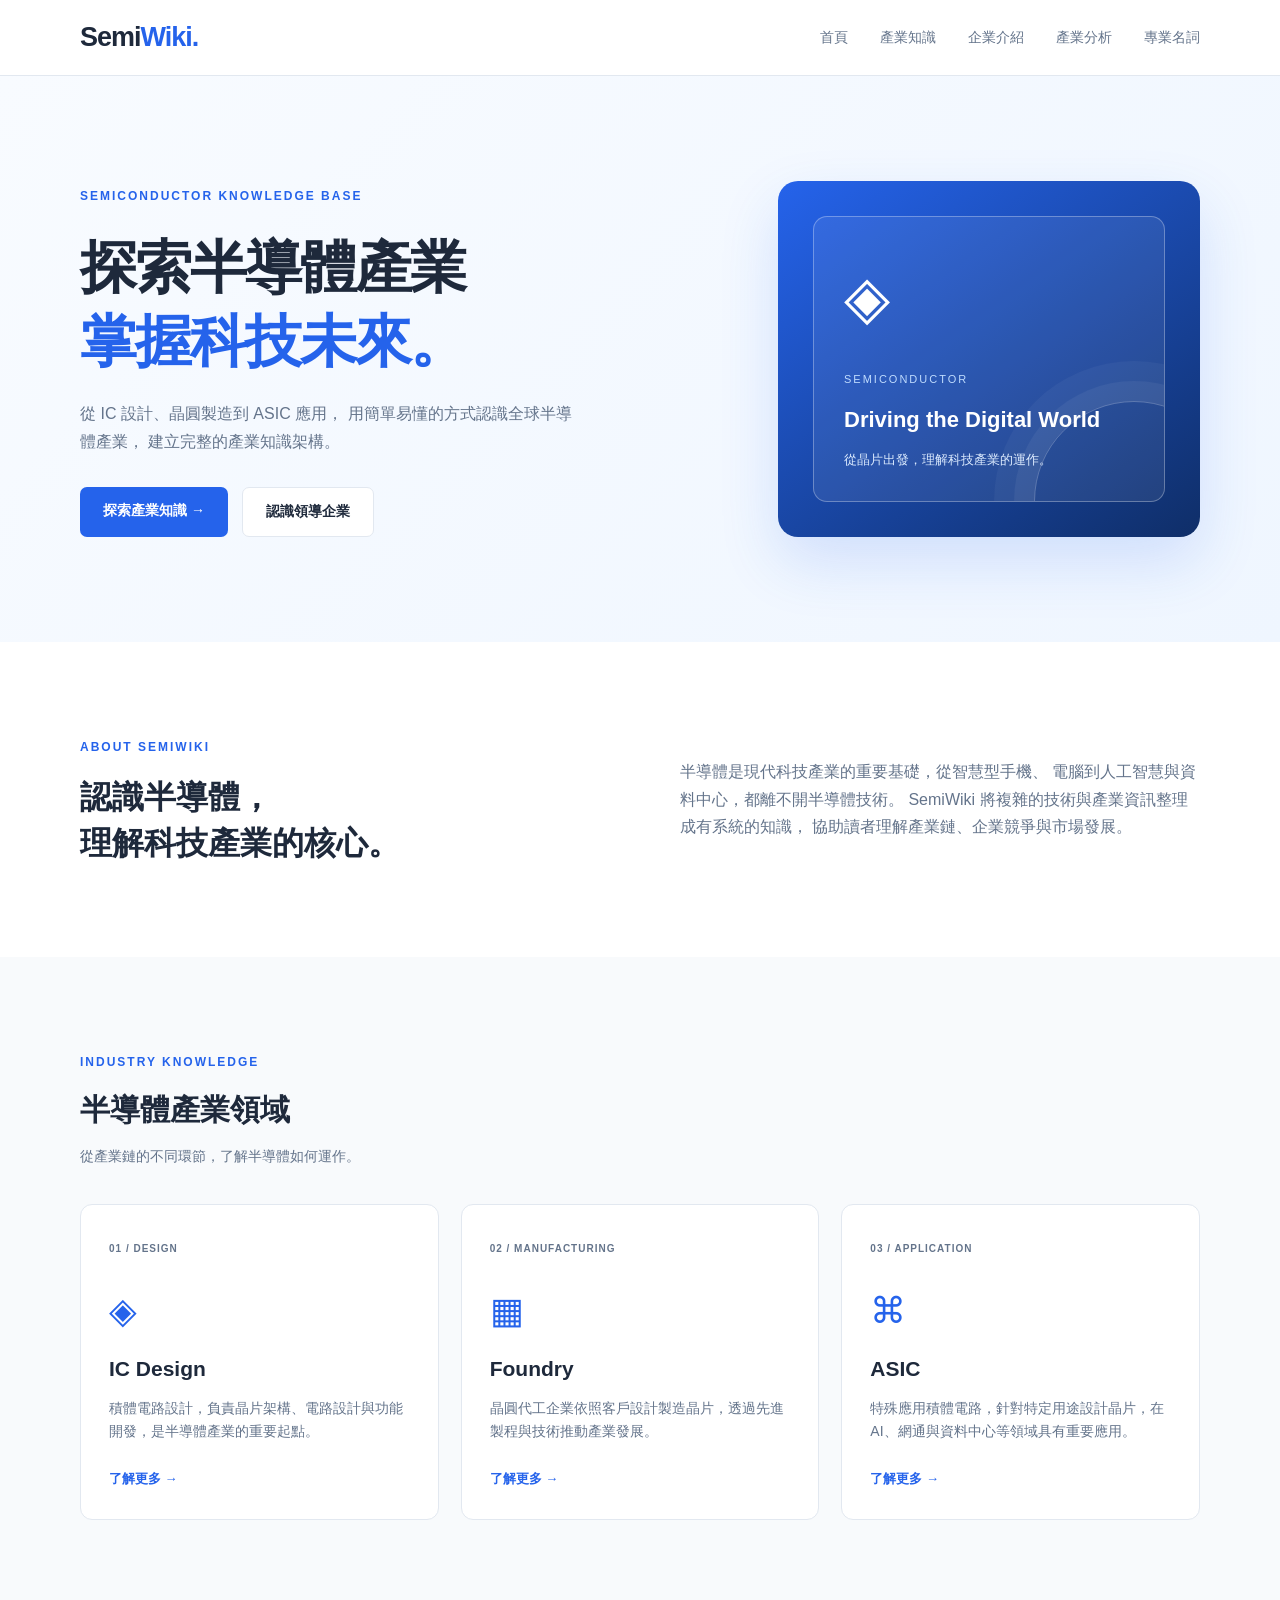
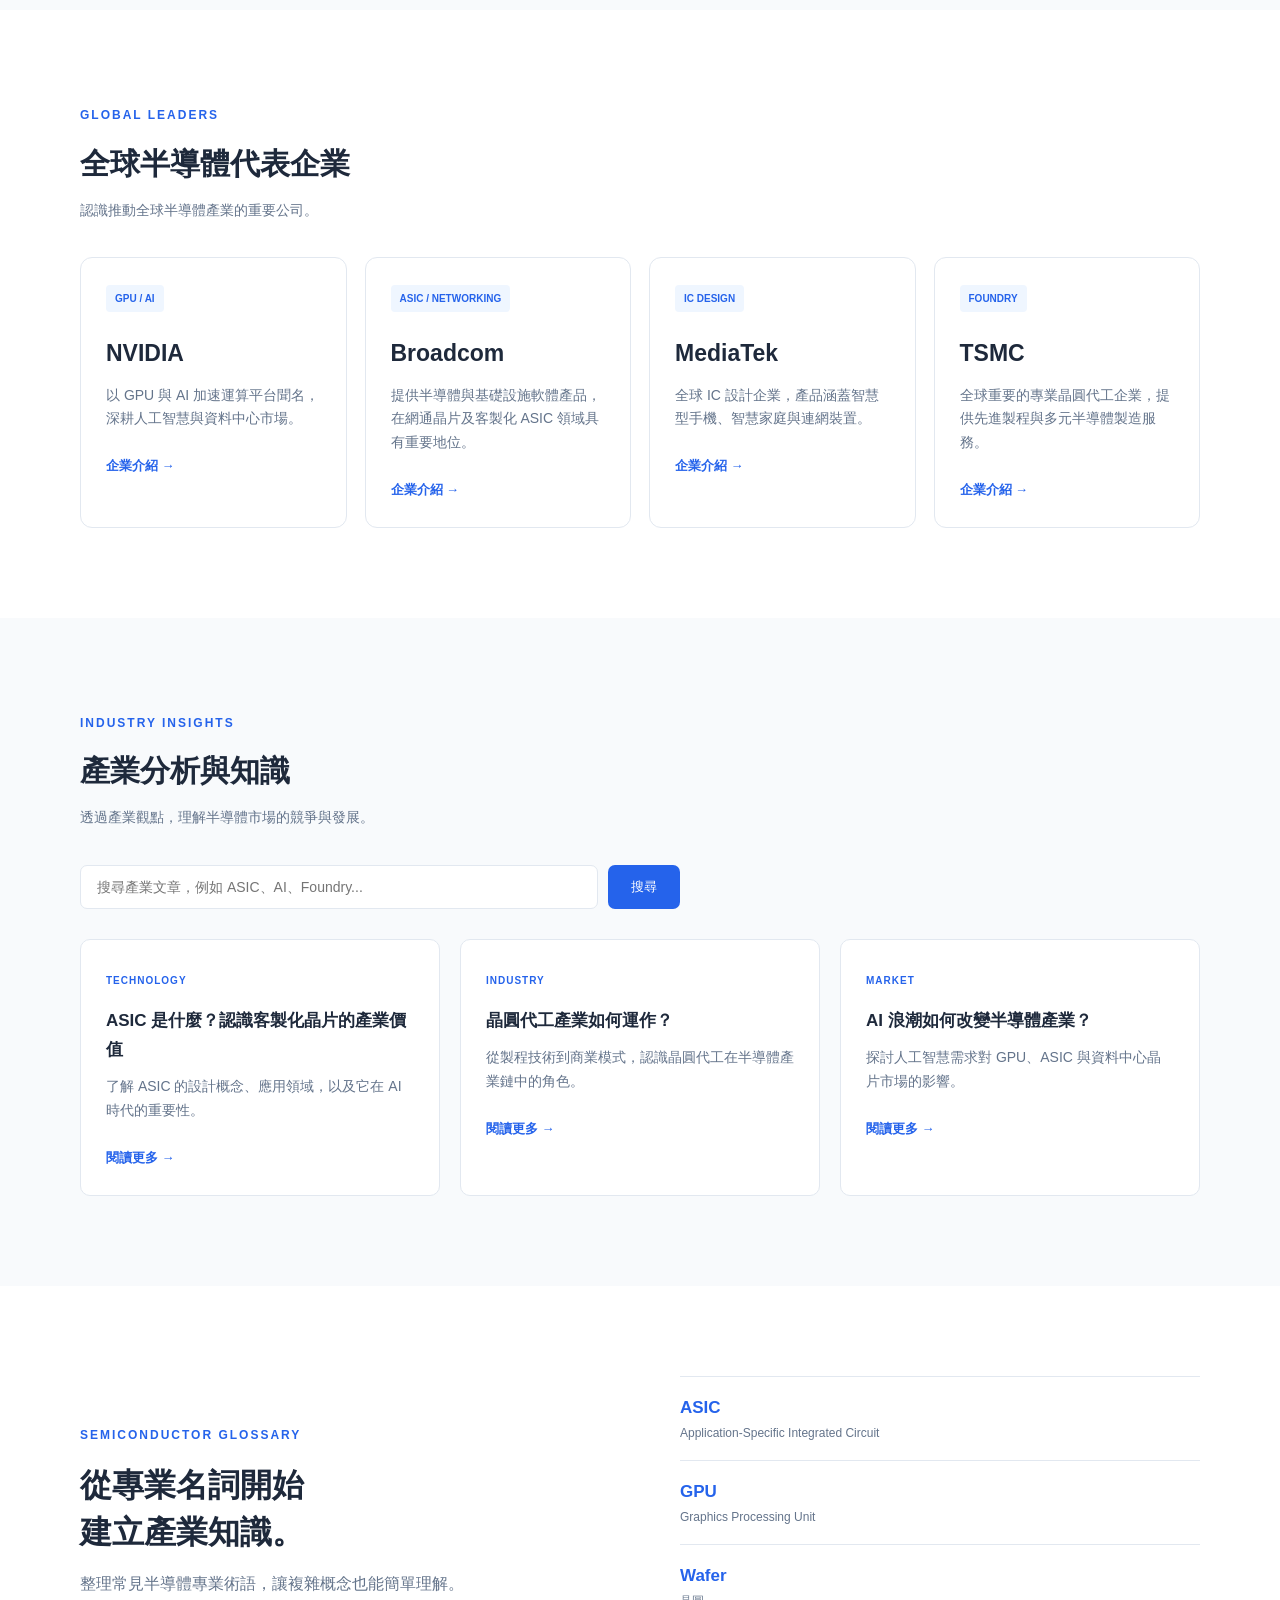
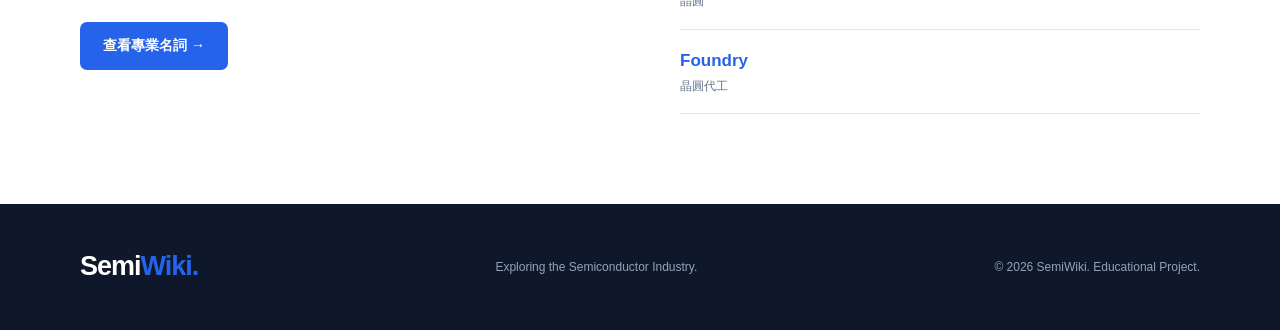
<file: index.html>
<!DOCTYPE html>
<html lang="zh-Hant">
<head>
    <meta charset="UTF-8">
    <meta name="viewport" content="width=device-width, initial-scale=1.0">
    <meta name="description" content="SemiWiki 半導體產業知識庫，探索 ASIC、IC Design、Foundry 與全球半導體企業。">
    <title>SemiWiki | 半導體產業知識庫</title>
    <link rel="stylesheet" href="css/style.css">
</head>
<body>

    <!-- Navigation -->
    <header class="navbar">
        <div class="container nav-container">
            <a href="index.html" class="logo">Semi<span>Wiki.</span></a>

            <nav class="nav-links" id="navLinks">
                <a href="#home">首頁</a>
                <a href="#industry">產業知識</a>
                <a href="#companies">企業介紹</a>
                <a href="#analysis">產業分析</a>
                <a href="#glossary">專業名詞</a>
            </nav>

            <button class="menu-toggle" id="menuToggle" aria-label="開啟導覽選單">
                ☰
            </button>
        </div>
    </header>

    <main>

        <!-- Hero -->
        <section class="hero" id="home">
            <div class="container hero-content">
                <div class="hero-text">
                    <span class="eyebrow">SEMICONDUCTOR KNOWLEDGE BASE</span>

                    <h1>
                        探索半導體產業<br>
                        <span>掌握科技未來。</span>
                    </h1>

                    <p>
                        從 IC 設計、晶圓製造到 ASIC 應用，
                        用簡單易懂的方式認識全球半導體產業，
                        建立完整的產業知識架構。
                    </p>

                    <div class="hero-actions">
                        <a href="#industry" class="btn btn-primary">探索產業知識 →</a>
                        <a href="#companies" class="btn btn-outline">認識領導企業</a>
                    </div>
                </div>

                <div class="hero-visual">
                    <div class="visual-card">
                        <div class="chip-icon">◈</div>
                        <span>SEMICONDUCTOR</span>
                        <h3>Driving the Digital World</h3>
                        <p>從晶片出發，理解科技產業的運作。</p>
                        <div class="visual-lines"></div>
                    </div>
                </div>
            </div>
        </section>

        <!-- Introduction -->
        <section class="intro section-padding">
            <div class="container intro-content">
                <div>
                    <span class="section-label">ABOUT SEMIWIKI</span>
                    <h2>認識半導體，<br>理解科技產業的核心。</h2>
                </div>
                <p>
                    半導體是現代科技產業的重要基礎，從智慧型手機、
                    電腦到人工智慧與資料中心，都離不開半導體技術。
                    SemiWiki 將複雜的技術與產業資訊整理成有系統的知識，
                    協助讀者理解產業鏈、企業競爭與市場發展。
                </p>
            </div>
        </section>

        <!-- Industry -->
        <section class="industry section-padding" id="industry">
            <div class="container">
                <div class="section-heading">
                    <div>
                        <span class="section-label">INDUSTRY KNOWLEDGE</span>
                        <h2>半導體產業領域</h2>
                        <p>從產業鏈的不同環節，了解半導體如何運作。</p>
                    </div>
                </div>

                <div class="card-grid">
                    <article class="info-card">
                        <span class="card-number">01 / DESIGN</span>
                        <div class="card-icon">◈</div>
                        <h3>IC Design</h3>
                        <p>積體電路設計，負責晶片架構、電路設計與功能開發，是半導體產業的重要起點。</p>
                        <a href="pages/industry.html#ic-design">了解更多 →</a>
                    </article>

                    <article class="info-card">
                        <span class="card-number">02 / MANUFACTURING</span>
                        <div class="card-icon">▦</div>
                        <h3>Foundry</h3>
                        <p>晶圓代工企業依照客戶設計製造晶片，透過先進製程與技術推動產業發展。</p>
                        <a href="pages/industry.html#foundry">了解更多 →</a>
                    </article>

                    <article class="info-card">
                        <span class="card-number">03 / APPLICATION</span>
                        <div class="card-icon">⌘</div>
                        <h3>ASIC</h3>
                        <p>特殊應用積體電路，針對特定用途設計晶片，在 AI、網通與資料中心等領域具有重要應用。</p>
                        <a href="pages/industry.html#asic">了解更多 →</a>
                    </article>
                </div>
            </div>
        </section>

        <!-- Companies -->
        <section class="companies section-padding" id="companies">
            <div class="container">
                <div class="section-heading">
                    <div>
                        <span class="section-label">GLOBAL LEADERS</span>
                        <h2>全球半導體代表企業</h2>
                        <p>認識推動全球半導體產業的重要公司。</p>
                    </div>
                </div>

                <div class="company-grid">
                    <article class="company-card">
                        <span class="company-tag">GPU / AI</span>
                        <h3>NVIDIA</h3>
                        <p>以 GPU 與 AI 加速運算平台聞名，深耕人工智慧與資料中心市場。</p>
                        <a href="pages/companies.html#nvidia">企業介紹 →</a>
                    </article>

                    <article class="company-card">
                        <span class="company-tag">ASIC / NETWORKING</span>
                        <h3>Broadcom</h3>
                        <p>提供半導體與基礎設施軟體產品，在網通晶片及客製化 ASIC 領域具有重要地位。</p>
                        <a href="pages/companies.html#broadcom">企業介紹 →</a>
                    </article>

                    <article class="company-card">
                        <span class="company-tag">IC DESIGN</span>
                        <h3>MediaTek</h3>
                        <p>全球 IC 設計企業，產品涵蓋智慧型手機、智慧家庭與連網裝置。</p>
                        <a href="pages/companies.html#mediatek">企業介紹 →</a>
                    </article>

                    <article class="company-card">
                        <span class="company-tag">FOUNDRY</span>
                        <h3>TSMC</h3>
                        <p>全球重要的專業晶圓代工企業，提供先進製程與多元半導體製造服務。</p>
                        <a href="pages/companies.html#tsmc">企業介紹 →</a>
                    </article>
                </div>
            </div>
        </section>

        <!-- Analysis -->
        <section class="analysis section-padding" id="analysis">
            <div class="container">
                <div class="section-heading">
                    <div>
                        <span class="section-label">INDUSTRY INSIGHTS</span>
                        <h2>產業分析與知識</h2>
                        <p>透過產業觀點，理解半導體市場的競爭與發展。</p>
                    </div>
                </div>

                <div class="search-box">
                    <input type="text" id="searchInput" placeholder="搜尋產業文章，例如 ASIC、AI、Foundry...">
                    <button id="searchButton">搜尋</button>
                </div>

                <div class="article-grid" id="articleGrid">
                    <article class="article-card" data-keywords="ASIC 客製化 晶片 AI">
                        <span>TECHNOLOGY</span>
                        <h3>ASIC 是什麼？認識客製化晶片的產業價值</h3>
                        <p>了解 ASIC 的設計概念、應用領域，以及它在 AI 時代的重要性。</p>
                        <a href="pages/industry.html#asic">閱讀更多 →</a>
                    </article>

                    <article class="article-card" data-keywords="Foundry 晶圓代工 TSMC 製程">
                        <span>INDUSTRY</span>
                        <h3>晶圓代工產業如何運作？</h3>
                        <p>從製程技術到商業模式，認識晶圓代工在半導體產業鏈中的角色。</p>
                        <a href="pages/industry.html#foundry">閱讀更多 →</a>
                    </article>

                    <article class="article-card" data-keywords="AI NVIDIA GPU 半導體">
                        <span>MARKET</span>
                        <h3>AI 浪潮如何改變半導體產業？</h3>
                        <p>探討人工智慧需求對 GPU、ASIC 與資料中心晶片市場的影響。</p>
                        <a href="pages/analysis.html">閱讀更多 →</a>
                    </article>
                </div>

                <p id="noResults" class="no-results" hidden>找不到符合條件的文章，請嘗試其他關鍵字。</p>
            </div>
        </section>

        <!-- Glossary -->
        <section class="glossary section-padding" id="glossary">
            <div class="container glossary-content">
                <div>
                    <span class="section-label">SEMICONDUCTOR GLOSSARY</span>
                    <h2>從專業名詞開始<br>建立產業知識。</h2>
                    <p>整理常見半導體專業術語，讓複雜概念也能簡單理解。</p>
                    <a href="pages/glossary.html" class="btn btn-primary">查看專業名詞 →</a>
                </div>

                <div class="term-list">
                    <div><strong>ASIC</strong><span>Application-Specific Integrated Circuit</span></div>
                    <div><strong>GPU</strong><span>Graphics Processing Unit</span></div>
                    <div><strong>Wafer</strong><span>晶圓</span></div>
                    <div><strong>Foundry</strong><span>晶圓代工</span></div>
                </div>
            </div>
        </section>

    </main>

    <!-- Footer -->
    <footer class="footer">
        <div class="container footer-content">
            <a href="index.html" class="logo">Semi<span>Wiki.</span></a>
            <p>Exploring the Semiconductor Industry.</p>
            <p class="copyright">© 2026 SemiWiki. Educational Project.</p>
        </div>
    </footer>

    <script src="js/main.js"></script>
</body>
</html>
</file>
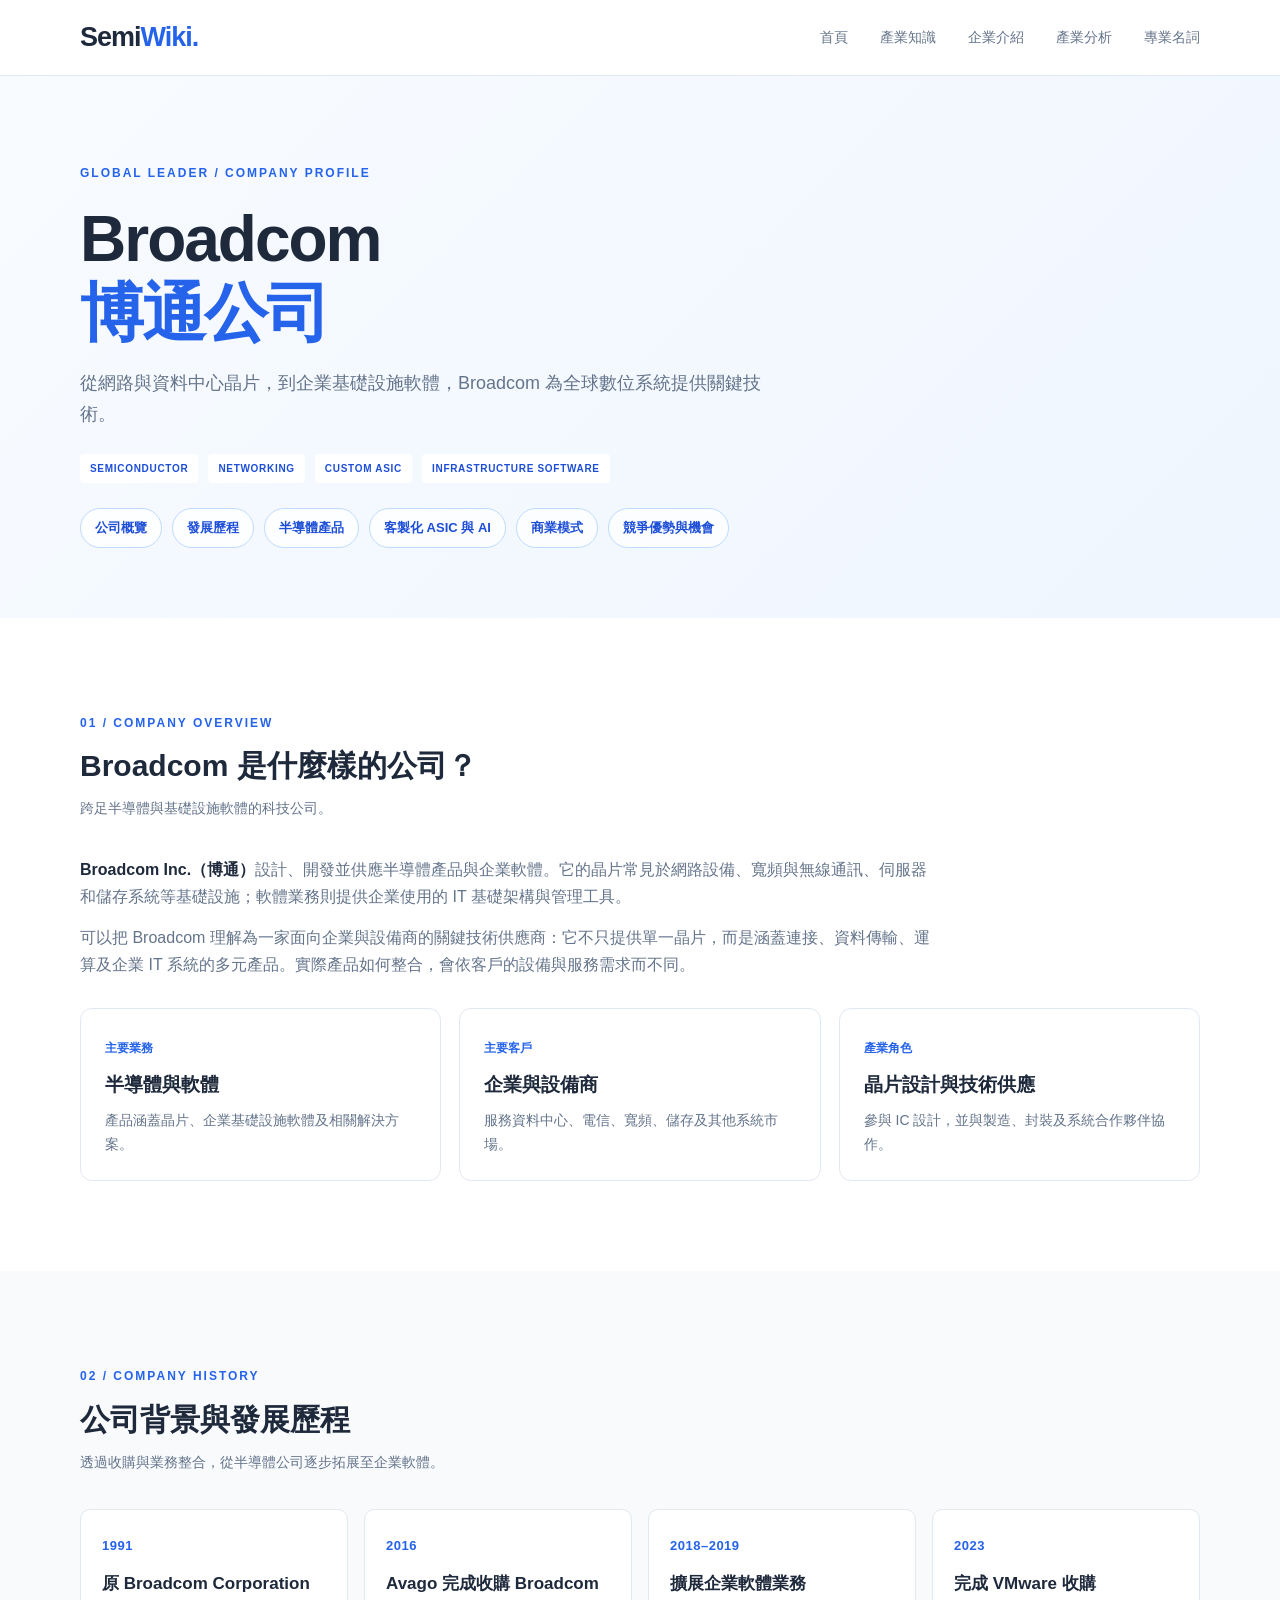
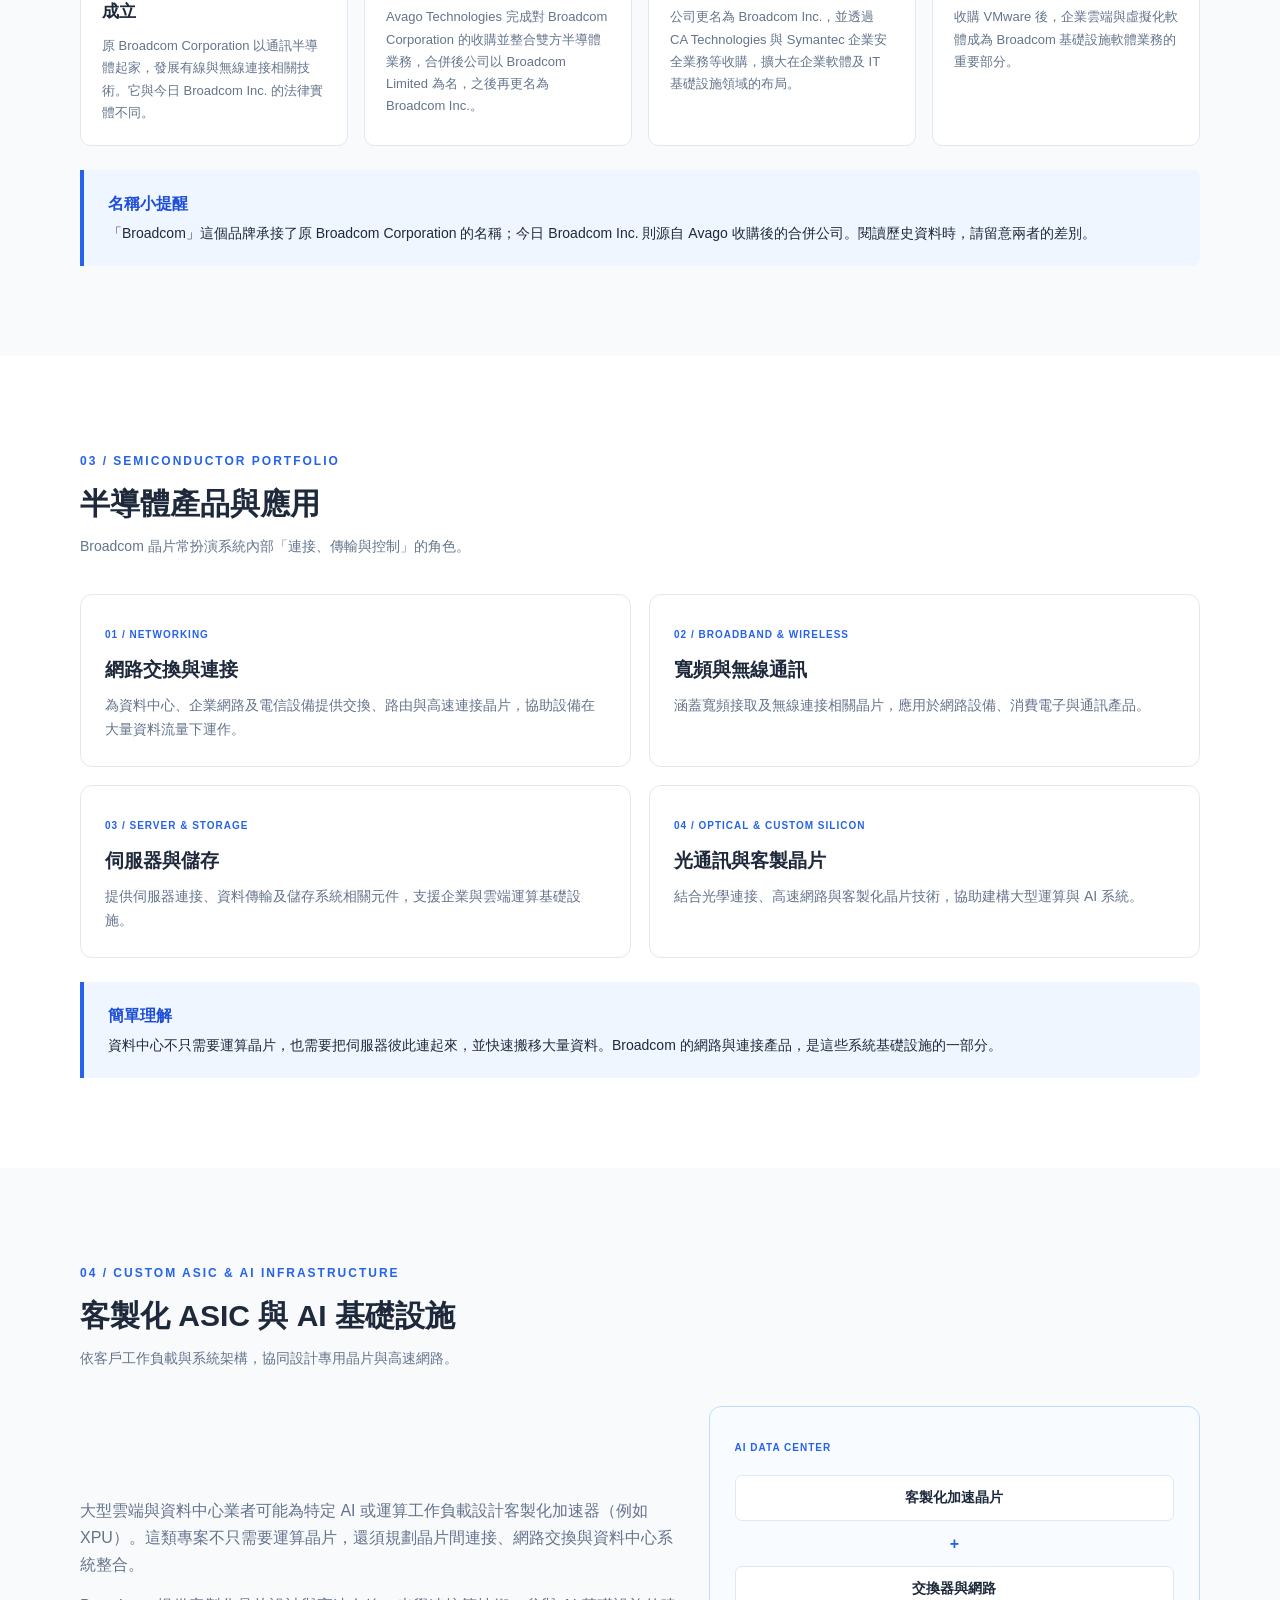
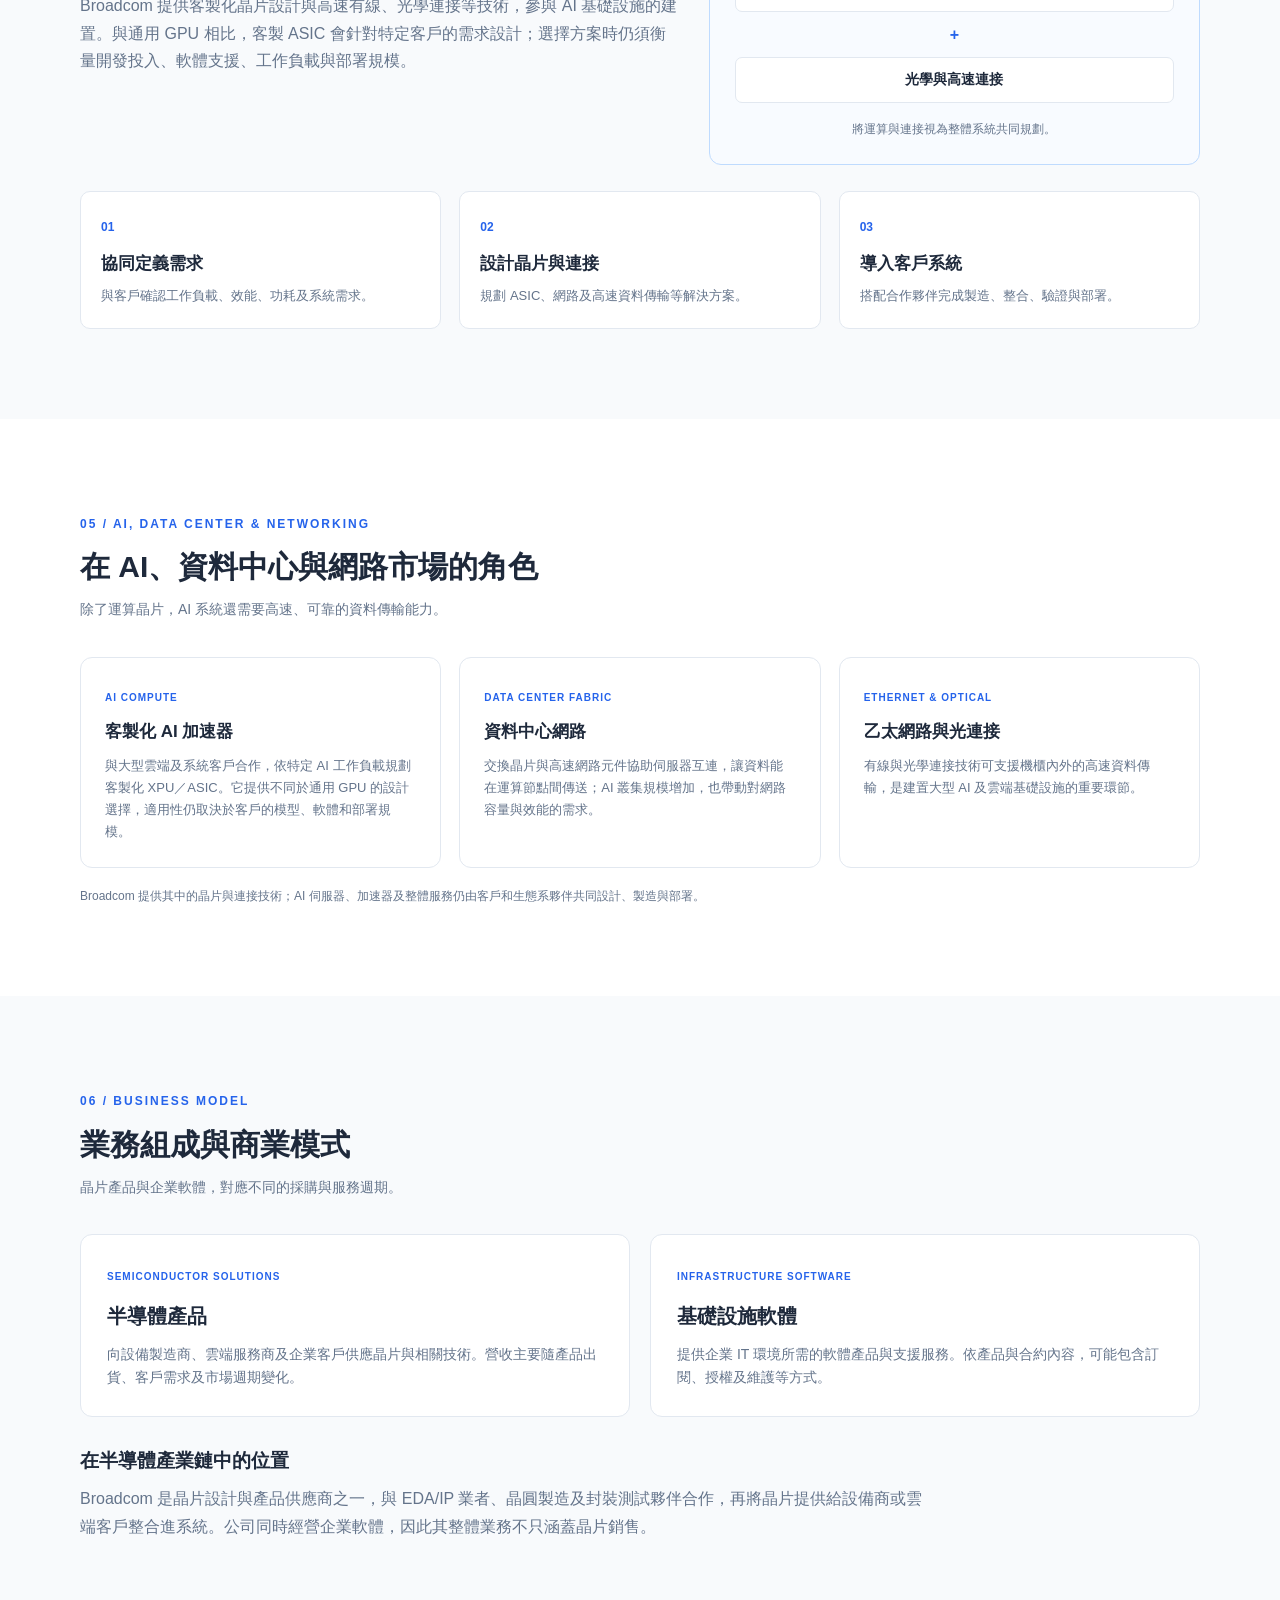
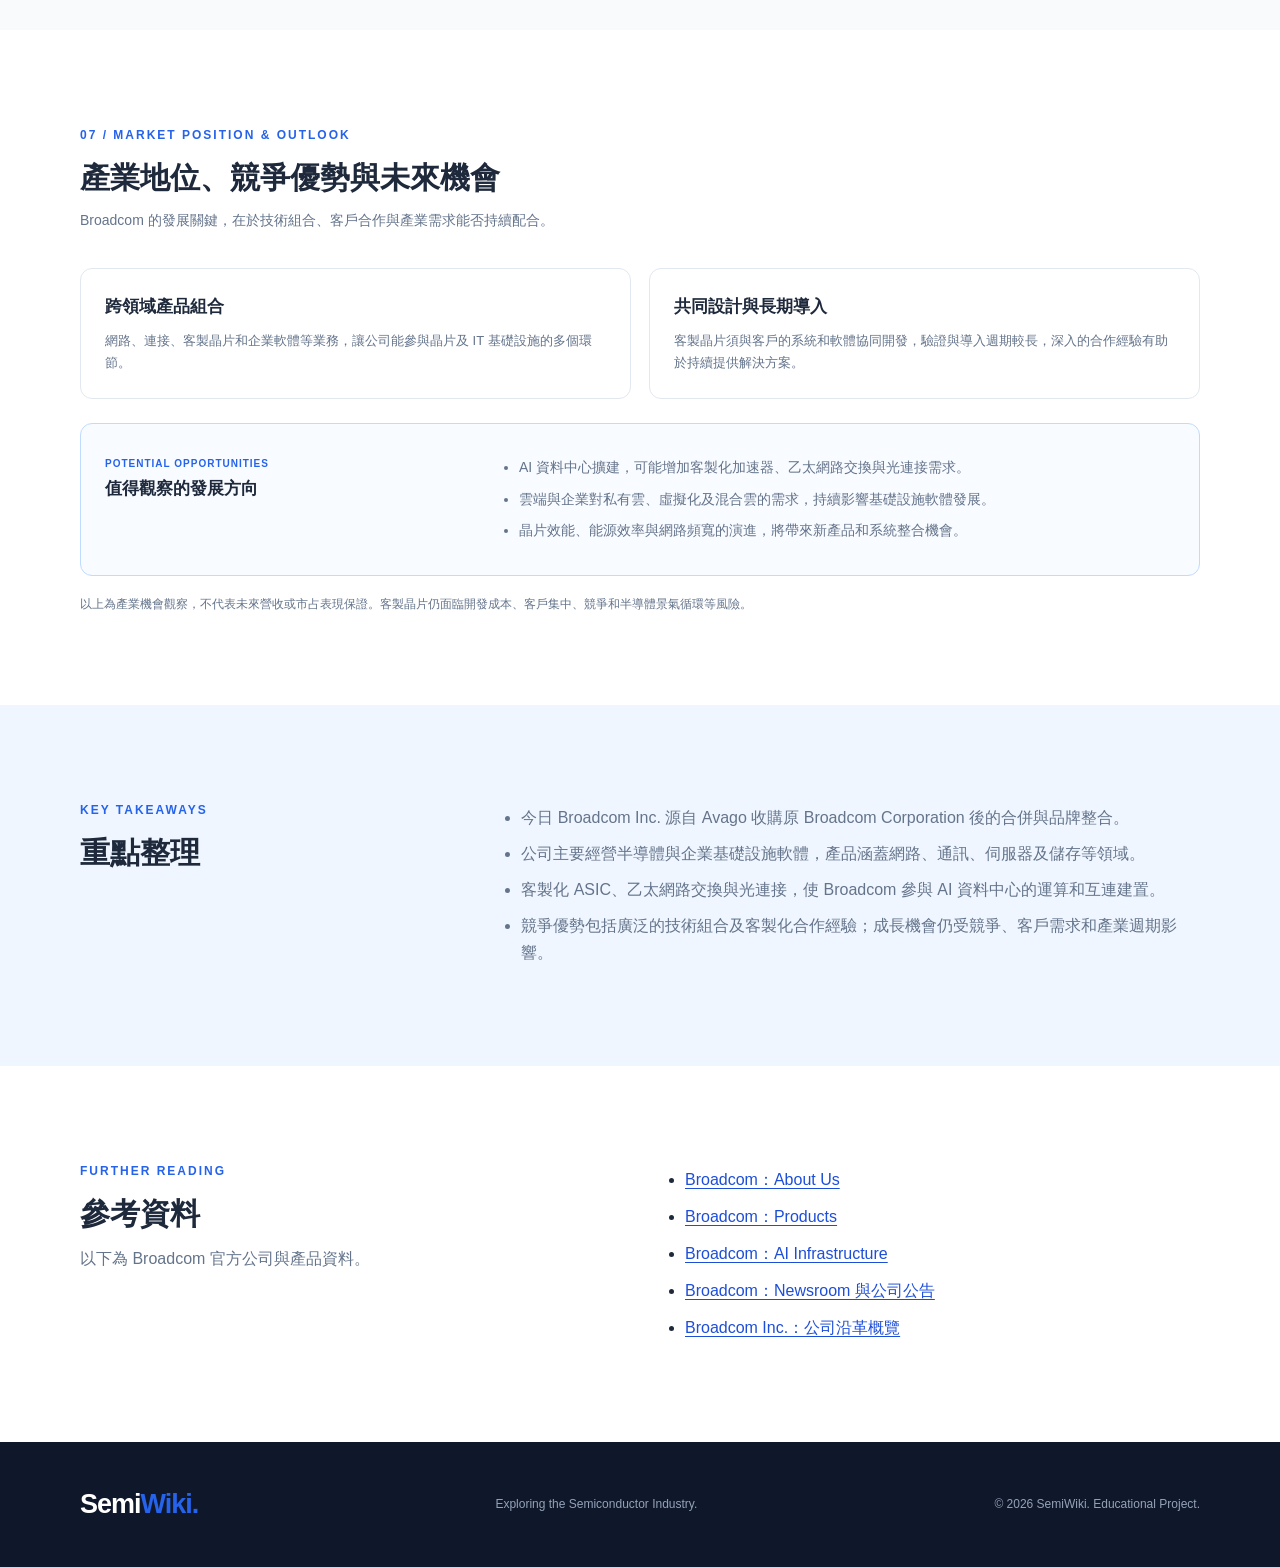
<file: pages/companies.html>
<!DOCTYPE html>
<html lang="zh-Hant">
<head>
    <meta charset="UTF-8">
    <meta name="viewport" content="width=device-width, initial-scale=1.0">
    <meta name="description" content="認識 Broadcom 博通的公司背景與發展歷程、半導體產品、客製 ASIC、AI 資料中心業務及未來機會。">
    <title>Broadcom 公司介紹 | SemiWiki</title>
    <link rel="stylesheet" href="../css/style.css">
</head>
<body>
    <header class="navbar">
        <div class="container nav-container">
            <a href="../index.html" class="logo">Semi<span>Wiki.</span></a>
            <nav class="nav-links" id="navLinks" aria-label="主要導覽">
                <a href="../index.html#home">首頁</a>
                <a href="../index.html#industry">產業知識</a>
                <a href="../index.html#companies">企業介紹</a>
                <a href="../index.html#analysis">產業分析</a>
                <a href="../index.html#glossary">專業名詞</a>
            </nav>
            <button class="menu-toggle" id="menuToggle" aria-label="開啟導覽選單" aria-controls="navLinks">☰</button>
        </div>
    </header>

    <main class="company-profile-page">
        <section class="company-hero">
            <div class="container">
                <span class="eyebrow">GLOBAL LEADER / COMPANY PROFILE</span>
                <h1>Broadcom<br><span>博通公司</span></h1>
                <p class="company-hero-lead">從網路與資料中心晶片，到企業基礎設施軟體，Broadcom 為全球數位系統提供關鍵技術。</p>
                <div class="company-tags" aria-label="公司領域">
                    <span>SEMICONDUCTOR</span>
                    <span>NETWORKING</span>
                    <span>CUSTOM ASIC</span>
                    <span>INFRASTRUCTURE SOFTWARE</span>
                </div>
                <nav class="company-toc" aria-label="本頁內容">
                    <a href="#broadcom">公司概覽</a>
                    <a href="#history">發展歷程</a>
                    <a href="#semiconductors">半導體產品</a>
                    <a href="#custom-asic">客製化 ASIC 與 AI</a>
                    <a href="#business-model">商業模式</a>
                    <a href="#position">競爭優勢與機會</a>
                </nav>
            </div>
        </section>

        <section class="section-padding company-profile-section" id="broadcom">
            <div class="container">
                <div class="section-heading">
                    <div>
                        <span class="section-label">01 / COMPANY OVERVIEW</span>
                        <h2>Broadcom 是什麼樣的公司？</h2>
                        <p>跨足半導體與基礎設施軟體的科技公司。</p>
                    </div>
                </div>
                <div class="company-profile-copy">
                    <p><strong>Broadcom Inc.（博通）</strong>設計、開發並供應半導體產品與企業軟體。它的晶片常見於網路設備、寬頻與無線通訊、伺服器和儲存系統等基礎設施；軟體業務則提供企業使用的 IT 基礎架構與管理工具。</p>
                    <p>可以把 Broadcom 理解為一家面向企業與設備商的關鍵技術供應商：它不只提供單一晶片，而是涵蓋連接、資料傳輸、運算及企業 IT 系統的多元產品。實際產品如何整合，會依客戶的設備與服務需求而不同。</p>
                </div>
                <div class="company-facts">
                    <article>
                        <span>主要業務</span>
                        <h3>半導體與軟體</h3>
                        <p>產品涵蓋晶片、企業基礎設施軟體及相關解決方案。</p>
                    </article>
                    <article>
                        <span>主要客戶</span>
                        <h3>企業與設備商</h3>
                        <p>服務資料中心、電信、寬頻、儲存及其他系統市場。</p>
                    </article>
                    <article>
                        <span>產業角色</span>
                        <h3>晶片設計與技術供應</h3>
                        <p>參與 IC 設計，並與製造、封裝及系統合作夥伴協作。</p>
                    </article>
                </div>
            </div>
        </section>

        <section class="section-padding company-profile-section company-profile-section--tint" id="history">
            <div class="container">
                <div class="section-heading">
                    <div>
                        <span class="section-label">02 / COMPANY HISTORY</span>
                        <h2>公司背景與發展歷程</h2>
                        <p>透過收購與業務整合，從半導體公司逐步拓展至企業軟體。</p>
                    </div>
                </div>
                <div class="company-history-timeline">
                    <article>
                        <span class="company-history-year">1991</span>
                        <h3>原 Broadcom Corporation 成立</h3>
                        <p>原 Broadcom Corporation 以通訊半導體起家，發展有線與無線連接相關技術。它與今日 Broadcom Inc. 的法律實體不同。</p>
                    </article>
                    <article>
                        <span class="company-history-year">2016</span>
                        <h3>Avago 完成收購 Broadcom</h3>
                        <p>Avago Technologies 完成對 Broadcom Corporation 的收購並整合雙方半導體業務，合併後公司以 Broadcom Limited 為名，之後再更名為 Broadcom Inc.。</p>
                    </article>
                    <article>
                        <span class="company-history-year">2018–2019</span>
                        <h3>擴展企業軟體業務</h3>
                        <p>公司更名為 Broadcom Inc.，並透過 CA Technologies 與 Symantec 企業安全業務等收購，擴大在企業軟體及 IT 基礎設施領域的布局。</p>
                    </article>
                    <article>
                        <span class="company-history-year">2023</span>
                        <h3>完成 VMware 收購</h3>
                        <p>收購 VMware 後，企業雲端與虛擬化軟體成為 Broadcom 基礎設施軟體業務的重要部分。</p>
                    </article>
                </div>
                <aside class="company-profile-note">
                    <strong>名稱小提醒</strong>
                    <p>「Broadcom」這個品牌承接了原 Broadcom Corporation 的名稱；今日 Broadcom Inc. 則源自 Avago 收購後的合併公司。閱讀歷史資料時，請留意兩者的差別。</p>
                </aside>
            </div>
        </section>

        <section class="section-padding company-profile-section" id="semiconductors">
            <div class="container">
                <div class="section-heading">
                    <div>
                        <span class="section-label">03 / SEMICONDUCTOR PORTFOLIO</span>
                        <h2>半導體產品與應用</h2>
                        <p>Broadcom 晶片常扮演系統內部「連接、傳輸與控制」的角色。</p>
                    </div>
                </div>
                <div class="company-product-grid">
                    <article class="company-product-card">
                        <span class="company-product-index">01 / NETWORKING</span>
                        <h3>網路交換與連接</h3>
                        <p>為資料中心、企業網路及電信設備提供交換、路由與高速連接晶片，協助設備在大量資料流量下運作。</p>
                    </article>
                    <article class="company-product-card">
                        <span class="company-product-index">02 / BROADBAND & WIRELESS</span>
                        <h3>寬頻與無線通訊</h3>
                        <p>涵蓋寬頻接取及無線連接相關晶片，應用於網路設備、消費電子與通訊產品。</p>
                    </article>
                    <article class="company-product-card">
                        <span class="company-product-index">03 / SERVER & STORAGE</span>
                        <h3>伺服器與儲存</h3>
                        <p>提供伺服器連接、資料傳輸及儲存系統相關元件，支援企業與雲端運算基礎設施。</p>
                    </article>
                    <article class="company-product-card">
                        <span class="company-product-index">04 / OPTICAL & CUSTOM SILICON</span>
                        <h3>光通訊與客製晶片</h3>
                        <p>結合光學連接、高速網路與客製化晶片技術，協助建構大型運算與 AI 系統。</p>
                    </article>
                </div>
                <aside class="company-profile-note">
                    <strong>簡單理解</strong>
                    <p>資料中心不只需要運算晶片，也需要把伺服器彼此連起來，並快速搬移大量資料。Broadcom 的網路與連接產品，是這些系統基礎設施的一部分。</p>
                </aside>
            </div>
        </section>

        <section class="section-padding company-profile-section company-profile-section--tint" id="custom-asic">
            <div class="container">
                <div class="section-heading">
                    <div>
                        <span class="section-label">04 / CUSTOM ASIC & AI INFRASTRUCTURE</span>
                        <h2>客製化 ASIC 與 AI 基礎設施</h2>
                        <p>依客戶工作負載與系統架構，協同設計專用晶片與高速網路。</p>
                    </div>
                </div>
                <div class="company-custom-layout">
                    <div class="company-profile-copy">
                        <p>大型雲端與資料中心業者可能為特定 AI 或運算工作負載設計客製化加速器（例如 XPU）。這類專案不只需要運算晶片，還須規劃晶片間連接、網路交換與資料中心系統整合。</p>
                        <p>Broadcom 提供客製化晶片設計與高速有線、光學連接等技術，參與 AI 基礎設施的建置。與通用 GPU 相比，客製 ASIC 會針對特定客戶的需求設計；選擇方案時仍須衡量開發投入、軟體支援、工作負載與部署規模。</p>
                    </div>
                    <div class="company-custom-card">
                        <span class="company-product-index">AI DATA CENTER</span>
                        <div class="company-custom-flow">
                            <span>客製化加速晶片</span>
                            <b aria-hidden="true">+</b>
                            <span>交換器與網路</span>
                            <b aria-hidden="true">+</b>
                            <span>光學與高速連接</span>
                        </div>
                        <p>將運算與連接視為整體系統共同規劃。</p>
                    </div>
                </div>
                <div class="company-industry-chain">
                    <article><span>01</span><h3>協同定義需求</h3><p>與客戶確認工作負載、效能、功耗及系統需求。</p></article>
                    <article><span>02</span><h3>設計晶片與連接</h3><p>規劃 ASIC、網路及高速資料傳輸等解決方案。</p></article>
                    <article><span>03</span><h3>導入客戶系統</h3><p>搭配合作夥伴完成製造、整合、驗證與部署。</p></article>
                </div>
            </div>
        </section>

        <section class="section-padding company-profile-section" id="market-role">
            <div class="container">
                <div class="section-heading">
                    <div>
                        <span class="section-label">05 / AI, DATA CENTER & NETWORKING</span>
                        <h2>在 AI、資料中心與網路市場的角色</h2>
                        <p>除了運算晶片，AI 系統還需要高速、可靠的資料傳輸能力。</p>
                    </div>
                </div>
                <div class="company-market-grid">
                    <article>
                        <span class="company-product-index">AI COMPUTE</span>
                        <h3>客製化 AI 加速器</h3>
                        <p>與大型雲端及系統客戶合作，依特定 AI 工作負載規劃客製化 XPU／ASIC。它提供不同於通用 GPU 的設計選擇，適用性仍取決於客戶的模型、軟體和部署規模。</p>
                    </article>
                    <article>
                        <span class="company-product-index">DATA CENTER FABRIC</span>
                        <h3>資料中心網路</h3>
                        <p>交換晶片與高速網路元件協助伺服器互連，讓資料能在運算節點間傳送；AI 叢集規模增加，也帶動對網路容量與效能的需求。</p>
                    </article>
                    <article>
                        <span class="company-product-index">ETHERNET & OPTICAL</span>
                        <h3>乙太網路與光連接</h3>
                        <p>有線與光學連接技術可支援機櫃內外的高速資料傳輸，是建置大型 AI 及雲端基礎設施的重要環節。</p>
                    </article>
                </div>
                <p class="company-market-caption">Broadcom 提供其中的晶片與連接技術；AI 伺服器、加速器及整體服務仍由客戶和生態系夥伴共同設計、製造與部署。</p>
            </div>
        </section>

        <section class="section-padding company-profile-section company-profile-section--tint" id="business-model">
            <div class="container">
                <div class="section-heading">
                    <div>
                        <span class="section-label">06 / BUSINESS MODEL</span>
                        <h2>業務組成與商業模式</h2>
                        <p>晶片產品與企業軟體，對應不同的採購與服務週期。</p>
                    </div>
                </div>
                <div class="company-business-grid">
                    <article>
                        <span class="company-business-label">SEMICONDUCTOR SOLUTIONS</span>
                        <h3>半導體產品</h3>
                        <p>向設備製造商、雲端服務商及企業客戶供應晶片與相關技術。營收主要隨產品出貨、客戶需求及市場週期變化。</p>
                    </article>
                    <article>
                        <span class="company-business-label">INFRASTRUCTURE SOFTWARE</span>
                        <h3>基礎設施軟體</h3>
                        <p>提供企業 IT 環境所需的軟體產品與支援服務。依產品與合約內容，可能包含訂閱、授權及維護等方式。</p>
                    </article>
                </div>
                <div class="company-profile-copy company-model-copy">
                    <h3>在半導體產業鏈中的位置</h3>
                    <p>Broadcom 是晶片設計與產品供應商之一，與 EDA/IP 業者、晶圓製造及封裝測試夥伴合作，再將晶片提供給設備商或雲端客戶整合進系統。公司同時經營企業軟體，因此其整體業務不只涵蓋晶片銷售。</p>
                </div>
            </div>
        </section>

        <section class="section-padding company-profile-section" id="position">
            <div class="container">
                <div class="section-heading">
                    <div>
                        <span class="section-label">07 / MARKET POSITION & OUTLOOK</span>
                        <h2>產業地位、競爭優勢與未來機會</h2>
                        <p>Broadcom 的發展關鍵，在於技術組合、客戶合作與產業需求能否持續配合。</p>
                    </div>
                </div>
                <div class="company-position-grid">
                    <article>
                        <h3>跨領域產品組合</h3>
                        <p>網路、連接、客製晶片和企業軟體等業務，讓公司能參與晶片及 IT 基礎設施的多個環節。</p>
                    </article>
                    <article>
                        <h3>共同設計與長期導入</h3>
                        <p>客製晶片須與客戶的系統和軟體協同開發，驗證與導入週期較長，深入的合作經驗有助於持續提供解決方案。</p>
                    </article>
                </div>
                <div class="company-outlook">
                    <div>
                        <span class="company-product-index">POTENTIAL OPPORTUNITIES</span>
                        <h3>值得觀察的發展方向</h3>
                    </div>
                    <ul>
                        <li>AI 資料中心擴建，可能增加客製化加速器、乙太網路交換與光連接需求。</li>
                        <li>雲端與企業對私有雲、虛擬化及混合雲的需求，持續影響基礎設施軟體發展。</li>
                        <li>晶片效能、能源效率與網路頻寬的演進，將帶來新產品和系統整合機會。</li>
                    </ul>
                </div>
                <p class="company-market-caption">以上為產業機會觀察，不代表未來營收或市占表現保證。客製晶片仍面臨開發成本、客戶集中、競爭和半導體景氣循環等風險。</p>
            </div>
        </section>

        <section class="section-padding company-profile-summary">
            <div class="container company-summary-layout">
                <div>
                    <span class="section-label">KEY TAKEAWAYS</span>
                    <h2>重點整理</h2>
                </div>
                <ul>
                    <li>今日 Broadcom Inc. 源自 Avago 收購原 Broadcom Corporation 後的合併與品牌整合。</li>
                    <li>公司主要經營半導體與企業基礎設施軟體，產品涵蓋網路、通訊、伺服器及儲存等領域。</li>
                    <li>客製化 ASIC、乙太網路交換與光連接，使 Broadcom 參與 AI 資料中心的運算和互連建置。</li>
                    <li>競爭優勢包括廣泛的技術組合及客製化合作經驗；成長機會仍受競爭、客戶需求和產業週期影響。</li>
                </ul>
            </div>
        </section>

        <section class="section-padding company-profile-section">
            <div class="container company-sources" id="sources">
                <div>
                    <span class="section-label">FURTHER READING</span>
                    <h2>參考資料</h2>
                    <p>以下為 Broadcom 官方公司與產品資料。</p>
                </div>
                <ul>
                    <li><a href="https://www.broadcom.com/company/about-us" target="_blank" rel="noopener noreferrer">Broadcom：About Us</a></li>
                    <li><a href="https://www.broadcom.com/products" target="_blank" rel="noopener noreferrer">Broadcom：Products</a></li>
                    <li><a href="https://www.broadcom.com/solutions/ai-solutions/ai-infrastructure" target="_blank" rel="noopener noreferrer">Broadcom：AI Infrastructure</a></li>
                    <li><a href="https://www.broadcom.com/company/news" target="_blank" rel="noopener noreferrer">Broadcom：Newsroom 與公司公告</a></li>
                    <li><a href="https://en.wikipedia.org/wiki/Broadcom_Inc." target="_blank" rel="noopener noreferrer">Broadcom Inc.：公司沿革概覽</a></li>
                </ul>
            </div>
        </section>
    </main>

    <footer class="footer">
        <div class="container footer-content">
            <a href="../index.html" class="logo">Semi<span>Wiki.</span></a>
            <p>Exploring the Semiconductor Industry.</p>
            <p class="copyright">© 2026 SemiWiki. Educational Project.</p>
        </div>
    </footer>

    <script src="../js/main.js"></script>
</body>
</html>
</file>
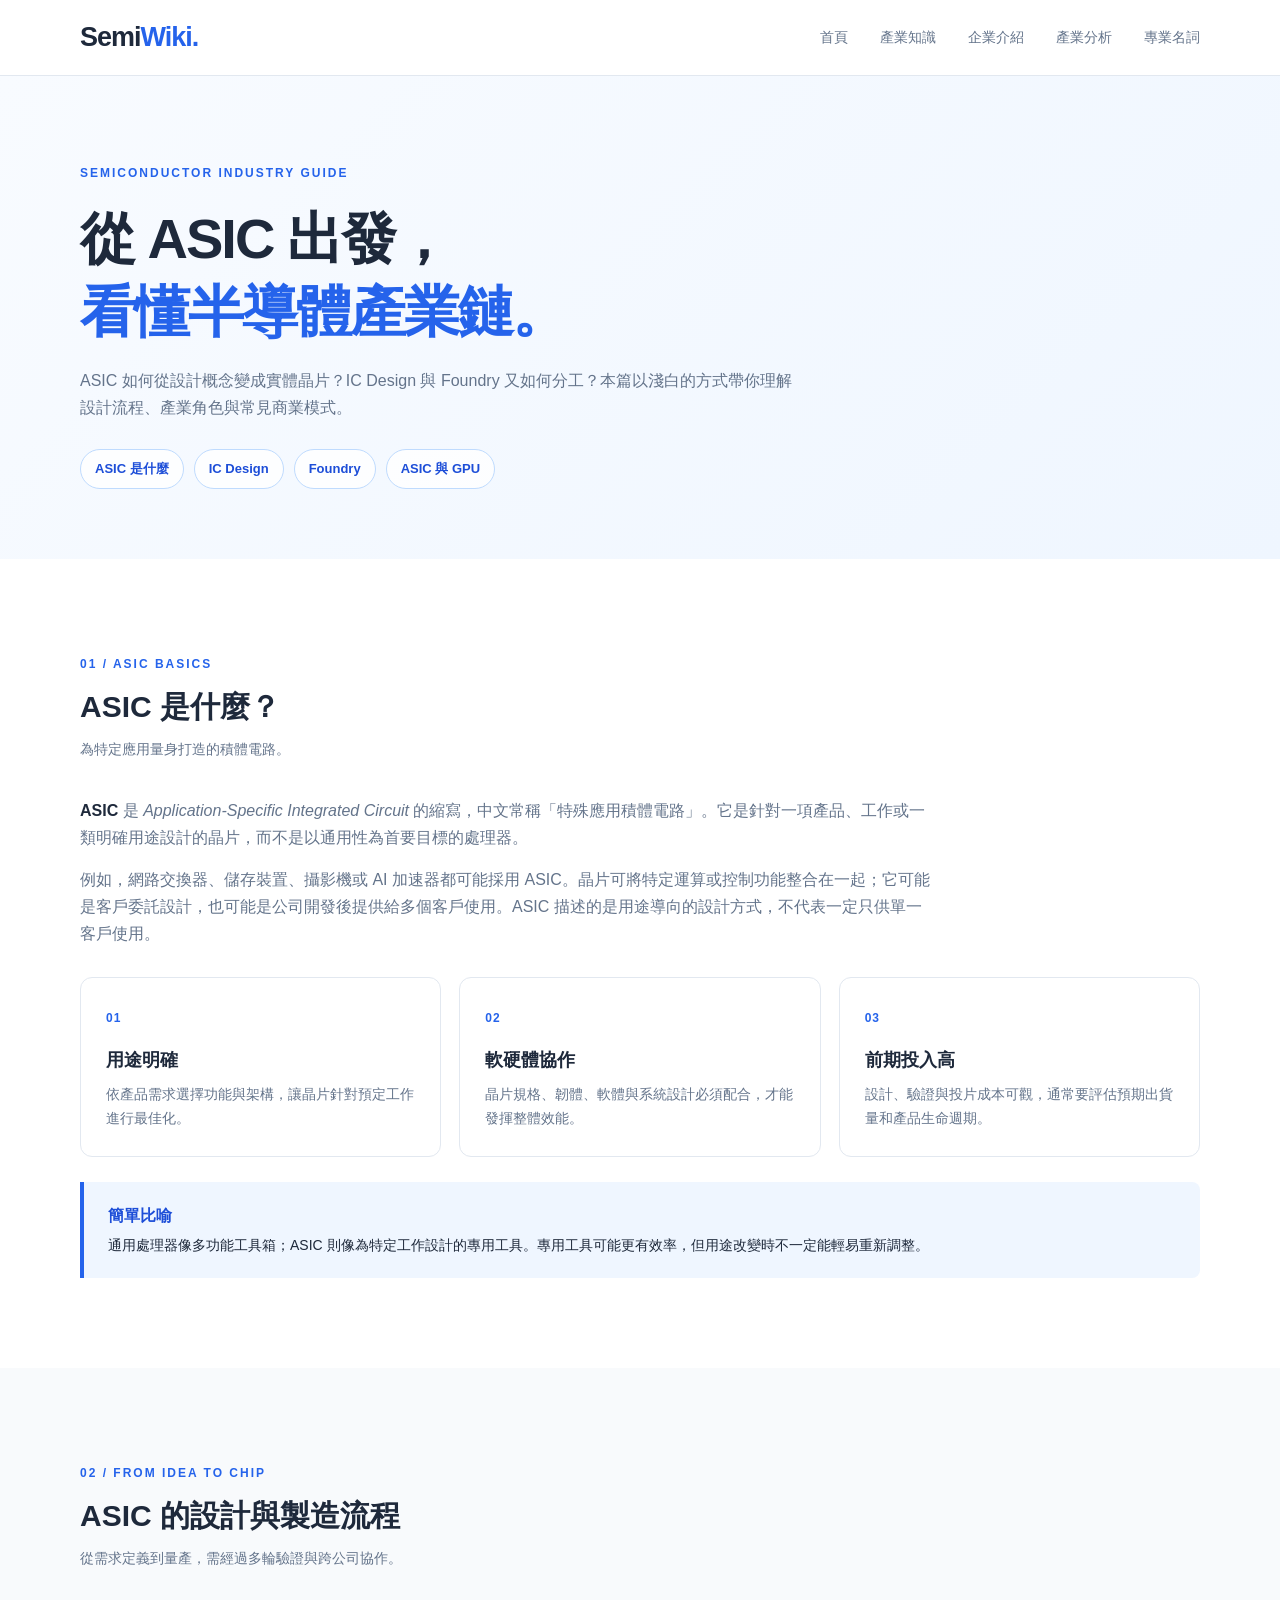
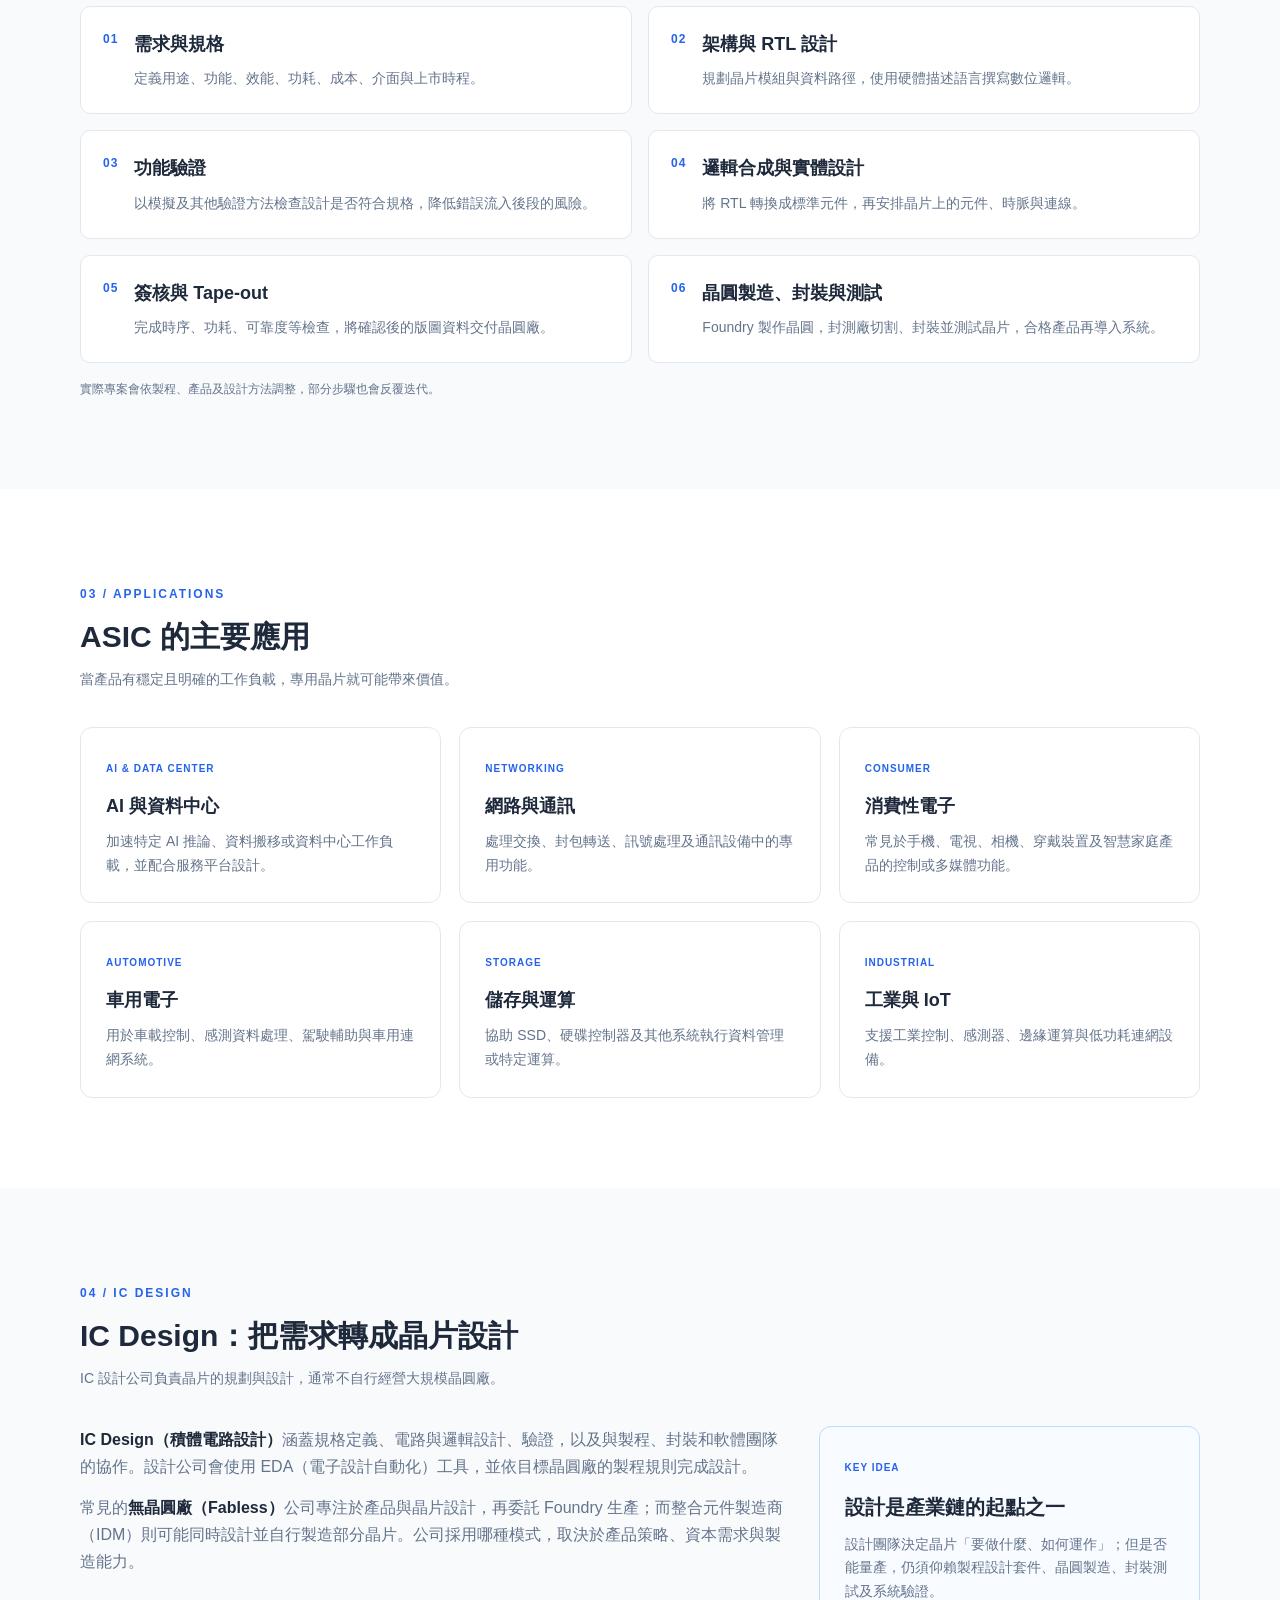
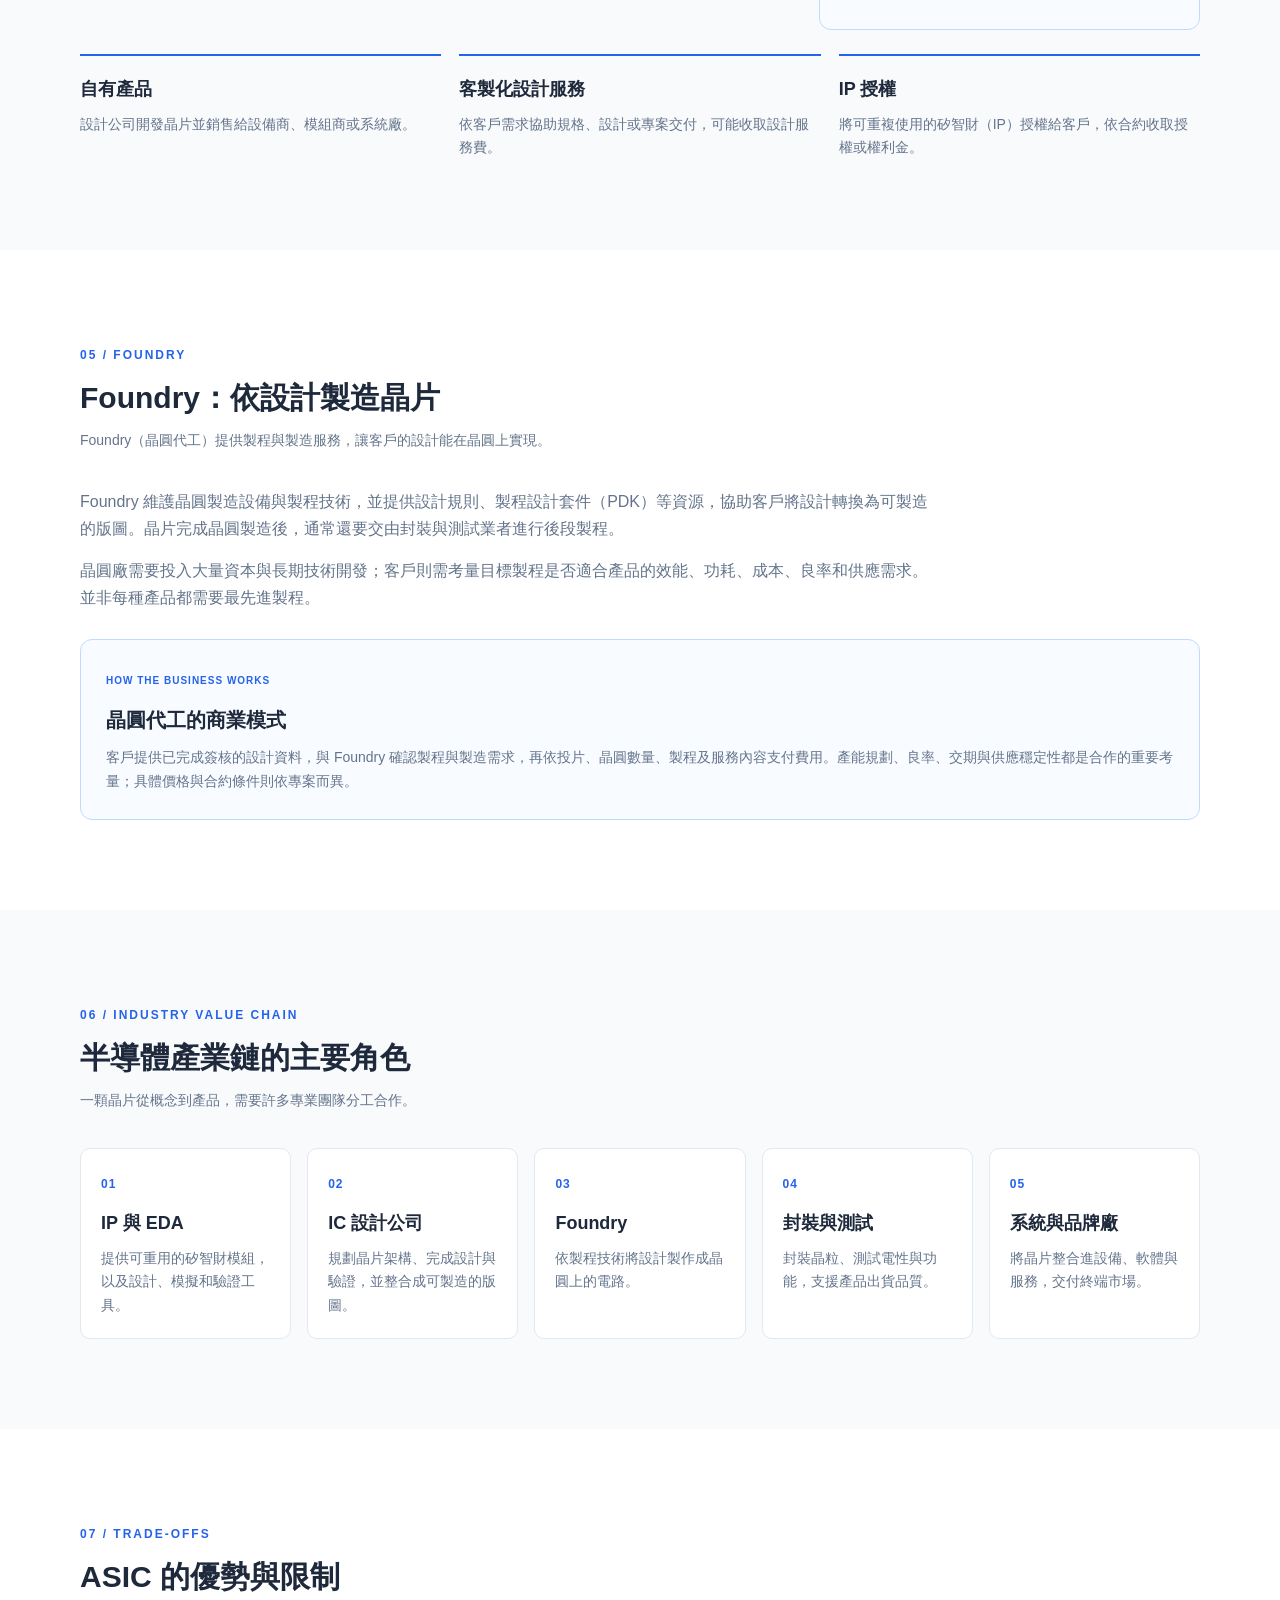
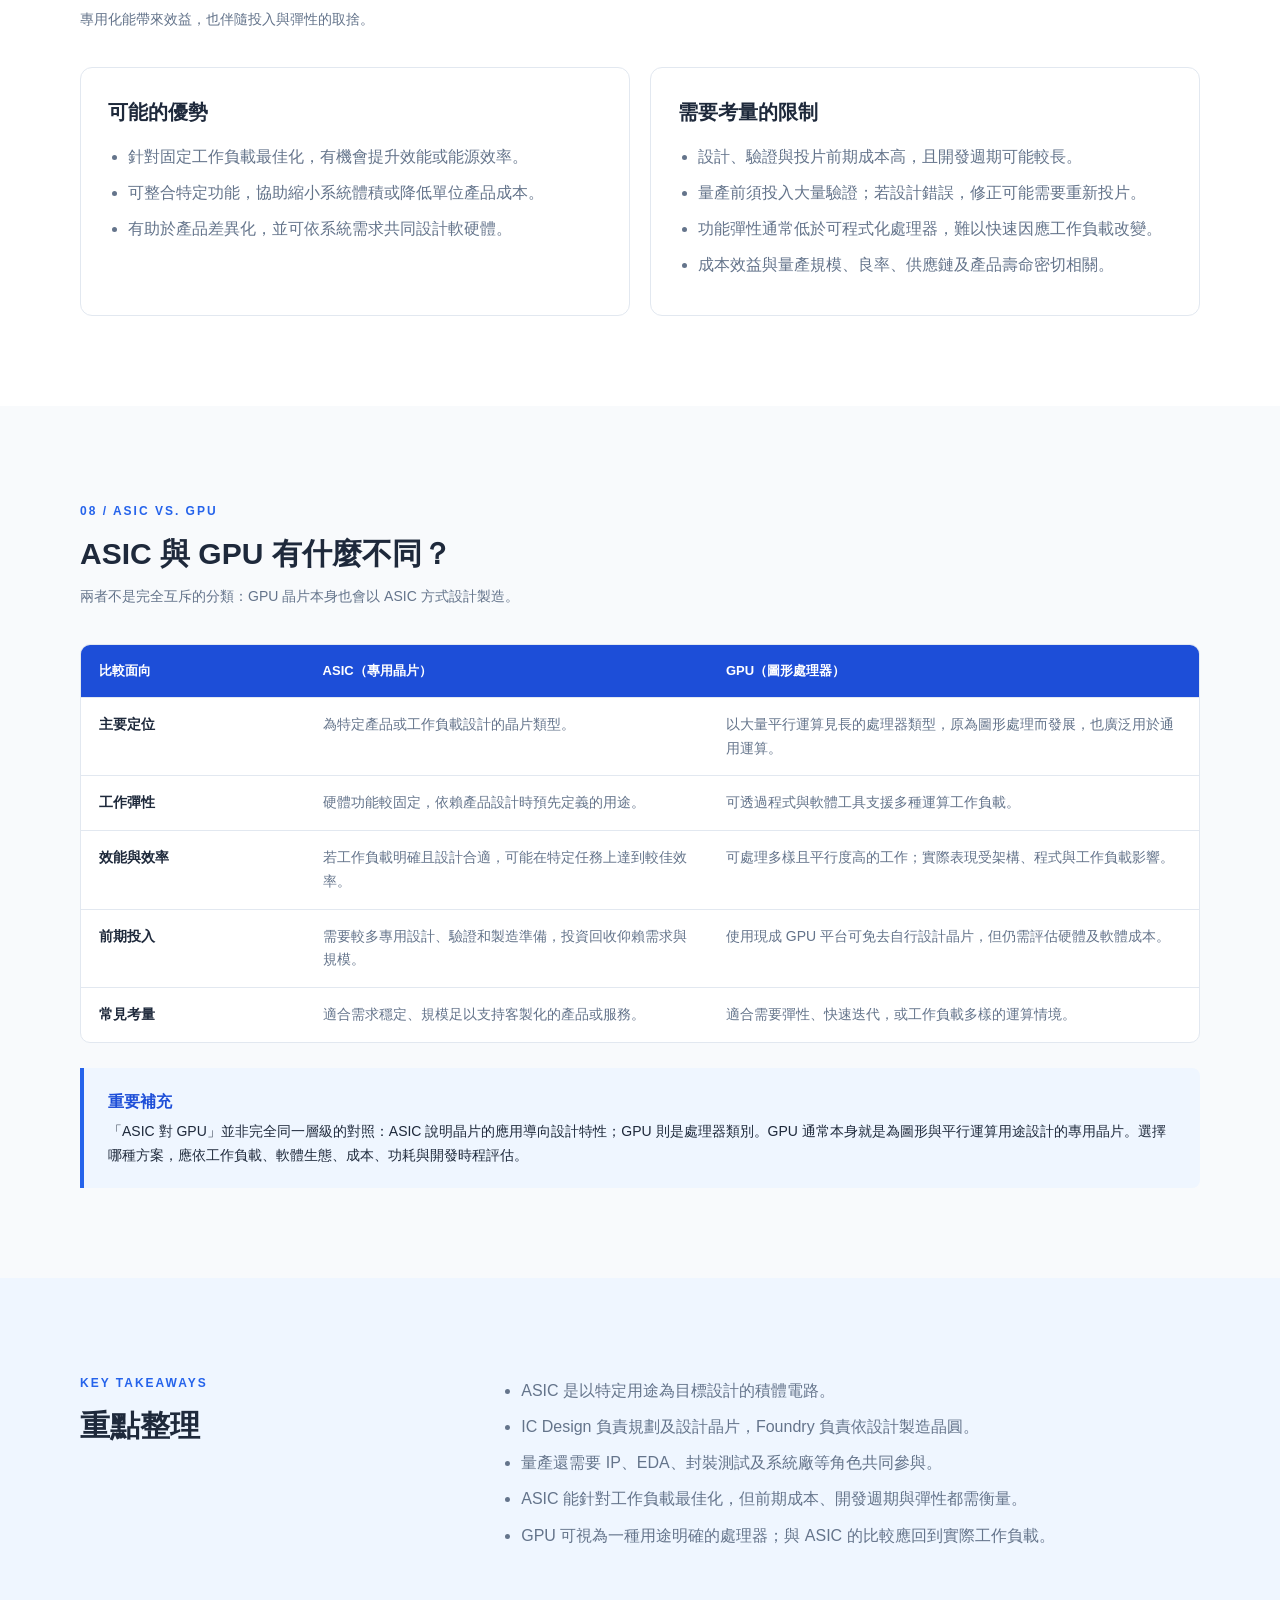
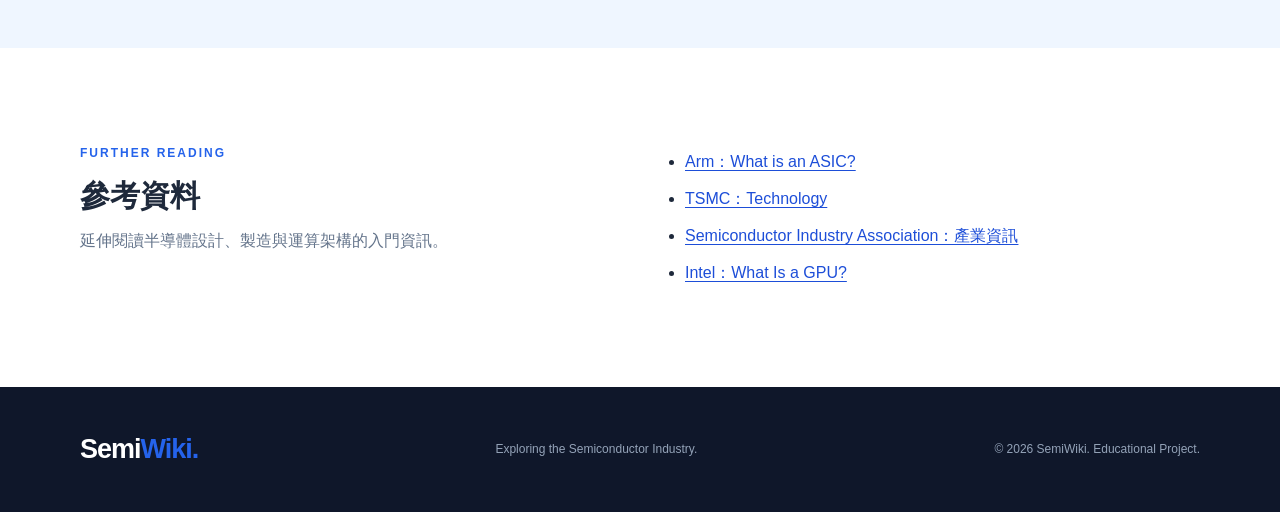
<file: pages/industry.html>
<!DOCTYPE html>
<html lang="zh-Hant">
<head>
    <meta charset="UTF-8">
    <meta name="viewport" content="width=device-width, initial-scale=1.0">
    <meta name="description" content="以初學者易懂的方式認識 ASIC、IC Design、Foundry、半導體產業鏈與 GPU 的差異。">
    <title>ASIC 與半導體產業介紹 | SemiWiki</title>
    <link rel="stylesheet" href="../css/style.css">
</head>
<body>
    <header class="navbar">
        <div class="container nav-container">
            <a href="../index.html" class="logo">Semi<span>Wiki.</span></a>
            <nav class="nav-links" id="navLinks" aria-label="主要導覽">
                <a href="../index.html#home">首頁</a>
                <a href="../index.html#industry">產業知識</a>
                <a href="../index.html#companies">企業介紹</a>
                <a href="../index.html#analysis">產業分析</a>
                <a href="../index.html#glossary">專業名詞</a>
            </nav>
            <button class="menu-toggle" id="menuToggle" aria-label="開啟導覽選單" aria-controls="navLinks">☰</button>
        </div>
    </header>

    <main class="industry-page">
        <section class="industry-hero">
            <div class="container">
                <span class="eyebrow">SEMICONDUCTOR INDUSTRY GUIDE</span>
                <h1>從 ASIC 出發，<br><span>看懂半導體產業鏈。</span></h1>
                <p>ASIC 如何從設計概念變成實體晶片？IC Design 與 Foundry 又如何分工？本篇以淺白的方式帶你理解設計流程、產業角色與常見商業模式。</p>
                <nav class="industry-toc" aria-label="本頁內容">
                    <a href="#asic">ASIC 是什麼</a>
                    <a href="#ic-design">IC Design</a>
                    <a href="#foundry">Foundry</a>
                    <a href="#gpu">ASIC 與 GPU</a>
                </nav>
            </div>
        </section>

        <section class="section-padding industry-section" id="asic">
            <div class="container">
                <div class="section-heading">
                    <div>
                        <span class="section-label">01 / ASIC BASICS</span>
                        <h2>ASIC 是什麼？</h2>
                        <p>為特定應用量身打造的積體電路。</p>
                    </div>
                </div>
                <div class="industry-copy">
                    <p><strong>ASIC</strong> 是 <em>Application-Specific Integrated Circuit</em> 的縮寫，中文常稱「特殊應用積體電路」。它是針對一項產品、工作或一類明確用途設計的晶片，而不是以通用性為首要目標的處理器。</p>
                    <p>例如，網路交換器、儲存裝置、攝影機或 AI 加速器都可能採用 ASIC。晶片可將特定運算或控制功能整合在一起；它可能是客戶委託設計，也可能是公司開發後提供給多個客戶使用。ASIC 描述的是用途導向的設計方式，不代表一定只供單一客戶使用。</p>
                </div>
                <div class="industry-card-grid industry-card-grid--three">
                    <article class="industry-card">
                        <span class="industry-card-mark">01</span>
                        <h3>用途明確</h3>
                        <p>依產品需求選擇功能與架構，讓晶片針對預定工作進行最佳化。</p>
                    </article>
                    <article class="industry-card">
                        <span class="industry-card-mark">02</span>
                        <h3>軟硬體協作</h3>
                        <p>晶片規格、韌體、軟體與系統設計必須配合，才能發揮整體效能。</p>
                    </article>
                    <article class="industry-card">
                        <span class="industry-card-mark">03</span>
                        <h3>前期投入高</h3>
                        <p>設計、驗證與投片成本可觀，通常要評估預期出貨量和產品生命週期。</p>
                    </article>
                </div>
                <aside class="industry-note">
                    <strong>簡單比喻</strong>
                    <p>通用處理器像多功能工具箱；ASIC 則像為特定工作設計的專用工具。專用工具可能更有效率，但用途改變時不一定能輕易重新調整。</p>
                </aside>
            </div>
        </section>

        <section class="section-padding industry-section industry-section--tint">
            <div class="container">
                <div class="section-heading">
                    <div>
                        <span class="section-label">02 / FROM IDEA TO CHIP</span>
                        <h2>ASIC 的設計與製造流程</h2>
                        <p>從需求定義到量產，需經過多輪驗證與跨公司協作。</p>
                    </div>
                </div>
                <ol class="industry-flow">
                    <li><span>01</span><div><h3>需求與規格</h3><p>定義用途、功能、效能、功耗、成本、介面與上市時程。</p></div></li>
                    <li><span>02</span><div><h3>架構與 RTL 設計</h3><p>規劃晶片模組與資料路徑，使用硬體描述語言撰寫數位邏輯。</p></div></li>
                    <li><span>03</span><div><h3>功能驗證</h3><p>以模擬及其他驗證方法檢查設計是否符合規格，降低錯誤流入後段的風險。</p></div></li>
                    <li><span>04</span><div><h3>邏輯合成與實體設計</h3><p>將 RTL 轉換成標準元件，再安排晶片上的元件、時脈與連線。</p></div></li>
                    <li><span>05</span><div><h3>簽核與 Tape-out</h3><p>完成時序、功耗、可靠度等檢查，將確認後的版圖資料交付晶圓廠。</p></div></li>
                    <li><span>06</span><div><h3>晶圓製造、封裝與測試</h3><p>Foundry 製作晶圓，封測廠切割、封裝並測試晶片，合格產品再導入系統。</p></div></li>
                </ol>
                <p class="industry-caption">實際專案會依製程、產品及設計方法調整，部分步驟也會反覆迭代。</p>
            </div>
        </section>

        <section class="section-padding industry-section">
            <div class="container">
                <div class="section-heading">
                    <div>
                        <span class="section-label">03 / APPLICATIONS</span>
                        <h2>ASIC 的主要應用</h2>
                        <p>當產品有穩定且明確的工作負載，專用晶片就可能帶來價值。</p>
                    </div>
                </div>
                <div class="industry-card-grid industry-card-grid--three">
                    <article class="industry-card"><span class="industry-card-tag">AI & DATA CENTER</span><h3>AI 與資料中心</h3><p>加速特定 AI 推論、資料搬移或資料中心工作負載，並配合服務平台設計。</p></article>
                    <article class="industry-card"><span class="industry-card-tag">NETWORKING</span><h3>網路與通訊</h3><p>處理交換、封包轉送、訊號處理及通訊設備中的專用功能。</p></article>
                    <article class="industry-card"><span class="industry-card-tag">CONSUMER</span><h3>消費性電子</h3><p>常見於手機、電視、相機、穿戴裝置及智慧家庭產品的控制或多媒體功能。</p></article>
                    <article class="industry-card"><span class="industry-card-tag">AUTOMOTIVE</span><h3>車用電子</h3><p>用於車載控制、感測資料處理、駕駛輔助與車用連網系統。</p></article>
                    <article class="industry-card"><span class="industry-card-tag">STORAGE</span><h3>儲存與運算</h3><p>協助 SSD、硬碟控制器及其他系統執行資料管理或特定運算。</p></article>
                    <article class="industry-card"><span class="industry-card-tag">INDUSTRIAL</span><h3>工業與 IoT</h3><p>支援工業控制、感測器、邊緣運算與低功耗連網設備。</p></article>
                </div>
            </div>
        </section>

        <section class="section-padding industry-section industry-section--tint" id="ic-design">
            <div class="container">
                <div class="section-heading">
                    <div>
                        <span class="section-label">04 / IC DESIGN</span>
                        <h2>IC Design：把需求轉成晶片設計</h2>
                        <p>IC 設計公司負責晶片的規劃與設計，通常不自行經營大規模晶圓廠。</p>
                    </div>
                </div>
                <div class="industry-split">
                    <div class="industry-copy">
                        <p><strong>IC Design（積體電路設計）</strong>涵蓋規格定義、電路與邏輯設計、驗證，以及與製程、封裝和軟體團隊的協作。設計公司會使用 EDA（電子設計自動化）工具，並依目標晶圓廠的製程規則完成設計。</p>
                        <p>常見的<strong>無晶圓廠（Fabless）</strong>公司專注於產品與晶片設計，再委託 Foundry 生產；而整合元件製造商（IDM）則可能同時設計並自行製造部分晶片。公司採用哪種模式，取決於產品策略、資本需求與製造能力。</p>
                    </div>
                    <div class="industry-highlight">
                        <span class="industry-card-tag">KEY IDEA</span>
                        <h3>設計是產業鏈的起點之一</h3>
                        <p>設計團隊決定晶片「要做什麼、如何運作」；但是否能量產，仍須仰賴製程設計套件、晶圓製造、封裝測試及系統驗證。</p>
                    </div>
                </div>
                <div class="industry-models">
                    <article><h3>自有產品</h3><p>設計公司開發晶片並銷售給設備商、模組商或系統廠。</p></article>
                    <article><h3>客製化設計服務</h3><p>依客戶需求協助規格、設計或專案交付，可能收取設計服務費。</p></article>
                    <article><h3>IP 授權</h3><p>將可重複使用的矽智財（IP）授權給客戶，依合約收取授權或權利金。</p></article>
                </div>
            </div>
        </section>

        <section class="section-padding industry-section" id="foundry">
            <div class="container">
                <div class="section-heading">
                    <div>
                        <span class="section-label">05 / FOUNDRY</span>
                        <h2>Foundry：依設計製造晶片</h2>
                        <p>Foundry（晶圓代工）提供製程與製造服務，讓客戶的設計能在晶圓上實現。</p>
                    </div>
                </div>
                <div class="industry-copy">
                    <p>Foundry 維護晶圓製造設備與製程技術，並提供設計規則、製程設計套件（PDK）等資源，協助客戶將設計轉換為可製造的版圖。晶片完成晶圓製造後，通常還要交由封裝與測試業者進行後段製程。</p>
                    <p>晶圓廠需要投入大量資本與長期技術開發；客戶則需考量目標製程是否適合產品的效能、功耗、成本、良率和供應需求。並非每種產品都需要最先進製程。</p>
                </div>
                <div class="industry-highlight industry-highlight--wide">
                    <span class="industry-card-tag">HOW THE BUSINESS WORKS</span>
                    <h3>晶圓代工的商業模式</h3>
                    <p>客戶提供已完成簽核的設計資料，與 Foundry 確認製程與製造需求，再依投片、晶圓數量、製程及服務內容支付費用。產能規劃、良率、交期與供應穩定性都是合作的重要考量；具體價格與合約條件則依專案而異。</p>
                </div>
            </div>
        </section>

        <section class="section-padding industry-section industry-section--tint">
            <div class="container">
                <div class="section-heading">
                    <div>
                        <span class="section-label">06 / INDUSTRY VALUE CHAIN</span>
                        <h2>半導體產業鏈的主要角色</h2>
                        <p>一顆晶片從概念到產品，需要許多專業團隊分工合作。</p>
                    </div>
                </div>
                <div class="industry-chain">
                    <article><span>01</span><h3>IP 與 EDA</h3><p>提供可重用的矽智財模組，以及設計、模擬和驗證工具。</p></article>
                    <article><span>02</span><h3>IC 設計公司</h3><p>規劃晶片架構、完成設計與驗證，並整合成可製造的版圖。</p></article>
                    <article><span>03</span><h3>Foundry</h3><p>依製程技術將設計製作成晶圓上的電路。</p></article>
                    <article><span>04</span><h3>封裝與測試</h3><p>封裝晶粒、測試電性與功能，支援產品出貨品質。</p></article>
                    <article><span>05</span><h3>系統與品牌廠</h3><p>將晶片整合進設備、軟體與服務，交付終端市場。</p></article>
                </div>
            </div>
        </section>

        <section class="section-padding industry-section">
            <div class="container">
                <div class="section-heading">
                    <div>
                        <span class="section-label">07 / TRADE-OFFS</span>
                        <h2>ASIC 的優勢與限制</h2>
                        <p>專用化能帶來效益，也伴隨投入與彈性的取捨。</p>
                    </div>
                </div>
                <div class="industry-pros-cons">
                    <article class="industry-pros">
                        <h3>可能的優勢</h3>
                        <ul>
                            <li>針對固定工作負載最佳化，有機會提升效能或能源效率。</li>
                            <li>可整合特定功能，協助縮小系統體積或降低單位產品成本。</li>
                            <li>有助於產品差異化，並可依系統需求共同設計軟硬體。</li>
                        </ul>
                    </article>
                    <article class="industry-cons">
                        <h3>需要考量的限制</h3>
                        <ul>
                            <li>設計、驗證與投片前期成本高，且開發週期可能較長。</li>
                            <li>量產前須投入大量驗證；若設計錯誤，修正可能需要重新投片。</li>
                            <li>功能彈性通常低於可程式化處理器，難以快速因應工作負載改變。</li>
                            <li>成本效益與量產規模、良率、供應鏈及產品壽命密切相關。</li>
                        </ul>
                    </article>
                </div>
            </div>
        </section>

        <section class="section-padding industry-section industry-section--tint" id="gpu">
            <div class="container">
                <div class="section-heading">
                    <div>
                        <span class="section-label">08 / ASIC VS. GPU</span>
                        <h2>ASIC 與 GPU 有什麼不同？</h2>
                        <p>兩者不是完全互斥的分類：GPU 晶片本身也會以 ASIC 方式設計製造。</p>
                    </div>
                </div>
                <div class="industry-table-wrap" role="region" aria-label="ASIC 與 GPU 比較表" tabindex="0">
                    <table class="industry-table">
                        <thead>
                            <tr><th scope="col">比較面向</th><th scope="col">ASIC（專用晶片）</th><th scope="col">GPU（圖形處理器）</th></tr>
                        </thead>
                        <tbody>
                            <tr><th scope="row">主要定位</th><td>為特定產品或工作負載設計的晶片類型。</td><td>以大量平行運算見長的處理器類型，原為圖形處理而發展，也廣泛用於通用運算。</td></tr>
                            <tr><th scope="row">工作彈性</th><td>硬體功能較固定，依賴產品設計時預先定義的用途。</td><td>可透過程式與軟體工具支援多種運算工作負載。</td></tr>
                            <tr><th scope="row">效能與效率</th><td>若工作負載明確且設計合適，可能在特定任務上達到較佳效率。</td><td>可處理多樣且平行度高的工作；實際表現受架構、程式與工作負載影響。</td></tr>
                            <tr><th scope="row">前期投入</th><td>需要較多專用設計、驗證和製造準備，投資回收仰賴需求與規模。</td><td>使用現成 GPU 平台可免去自行設計晶片，但仍需評估硬體及軟體成本。</td></tr>
                            <tr><th scope="row">常見考量</th><td>適合需求穩定、規模足以支持客製化的產品或服務。</td><td>適合需要彈性、快速迭代，或工作負載多樣的運算情境。</td></tr>
                        </tbody>
                    </table>
                </div>
                <aside class="industry-note">
                    <strong>重要補充</strong>
                    <p>「ASIC 對 GPU」並非完全同一層級的對照：ASIC 說明晶片的應用導向設計特性；GPU 則是處理器類別。GPU 通常本身就是為圖形與平行運算用途設計的專用晶片。選擇哪種方案，應依工作負載、軟體生態、成本、功耗與開發時程評估。</p>
                </aside>
            </div>
        </section>

        <section class="section-padding industry-summary">
            <div class="container industry-summary-layout">
                <div>
                    <span class="section-label">KEY TAKEAWAYS</span>
                    <h2>重點整理</h2>
                </div>
                <ul>
                    <li>ASIC 是以特定用途為目標設計的積體電路。</li>
                    <li>IC Design 負責規劃及設計晶片，Foundry 負責依設計製造晶圓。</li>
                    <li>量產還需要 IP、EDA、封裝測試及系統廠等角色共同參與。</li>
                    <li>ASIC 能針對工作負載最佳化，但前期成本、開發週期與彈性都需衡量。</li>
                    <li>GPU 可視為一種用途明確的處理器；與 ASIC 的比較應回到實際工作負載。</li>
                </ul>
            </div>
        </section>

        <section class="section-padding industry-section">
            <div class="container industry-references">
                <div>
                    <span class="section-label">FURTHER READING</span>
                    <h2>參考資料</h2>
                    <p>延伸閱讀半導體設計、製造與運算架構的入門資訊。</p>
                </div>
                <ul>
                    <li><a href="https://www.arm.com/glossary/asic" target="_blank" rel="noopener noreferrer">Arm：What is an ASIC?</a></li>
                    <li><a href="https://www.tsmc.com/english/dedicatedFoundry/technology" target="_blank" rel="noopener noreferrer">TSMC：Technology</a></li>
                    <li><a href="https://www.semiconductors.org/" target="_blank" rel="noopener noreferrer">Semiconductor Industry Association：產業資訊</a></li>
                    <li><a href="https://www.intel.com/content/www/us/en/products/docs/processors/what-is-a-gpu.html" target="_blank" rel="noopener noreferrer">Intel：What Is a GPU?</a></li>
                </ul>
            </div>
        </section>
    </main>

    <footer class="footer">
        <div class="container footer-content">
            <a href="../index.html" class="logo">Semi<span>Wiki.</span></a>
            <p>Exploring the Semiconductor Industry.</p>
            <p class="copyright">© 2026 SemiWiki. Educational Project.</p>
        </div>
    </footer>

    <script src="../js/main.js"></script>
</body>
</html>
</file>
<file: css/style.css>
/* =================================
   SEMIWIKI - MAIN STYLESHEET
================================= */

:root {
    --primary: #2563eb;
    --primary-dark: #1d4ed8;
    --background: #ffffff;
    --secondary: #f8fafc;
    --text: #1e293b;
    --muted: #64748b;
    --border: #e2e8f0;
}

* {
    margin: 0;
    padding: 0;
    box-sizing: border-box;
}

html {
    scroll-behavior: smooth;
    scroll-padding-top: 85px;
}

body {
    font-family: "Segoe UI", "Noto Sans TC", sans-serif;
    color: var(--text);
    background: var(--background);
    line-height: 1.7;
}

a {
    color: inherit;
    text-decoration: none;
}

.container {
    width: min(1120px, 90%);
    margin: 0 auto;
}

.section-padding {
    padding: 90px 0;
}

/* Navigation */

.navbar {
    height: 76px;
    background: rgba(255, 255, 255, 0.96);
    border-bottom: 1px solid var(--border);
    position: sticky;
    top: 0;
    z-index: 100;
}

.nav-container {
    height: 100%;
    display: flex;
    justify-content: space-between;
    align-items: center;
}

.logo {
    font-size: 27px;
    font-weight: 800;
    letter-spacing: -1px;
}

.logo span {
    color: var(--primary);
}

.nav-links {
    display: flex;
    gap: 32px;
}

.nav-links a {
    font-size: 14px;
    color: var(--muted);
    transition: 0.2s;
}

.nav-links a:hover {
    color: var(--primary);
}

.menu-toggle {
    display: none;
    border: none;
    background: none;
    font-size: 25px;
    cursor: pointer;
}

/* Hero */

.hero {
    background: linear-gradient(135deg, #f8fbff, #eff6ff);
    padding: 105px 0;
    overflow: hidden;
}

.hero-content {
    display: grid;
    grid-template-columns: 1.2fr 0.8fr;
    gap: 65px;
    align-items: center;
}

.eyebrow,
.section-label {
    color: var(--primary);
    font-size: 12px;
    font-weight: 800;
    letter-spacing: 2px;
}

.hero h1 {
    font-size: clamp(38px, 5vw, 57px);
    line-height: 1.3;
    letter-spacing: -2px;
    margin: 22px 0;
}

.hero h1 span {
    color: var(--primary);
}

.hero-text > p {
    color: var(--muted);
    max-width: 500px;
    font-size: 16px;
}

.hero-actions {
    display: flex;
    gap: 14px;
    flex-wrap: wrap;
    margin-top: 32px;
}

.btn {
    display: inline-block;
    padding: 12px 23px;
    border-radius: 7px;
    font-size: 14px;
    font-weight: 600;
    transition: 0.2s;
}

.btn-primary {
    background: var(--primary);
    color: white;
}

.btn-primary:hover {
    background: var(--primary-dark);
    transform: translateY(-2px);
}

.btn-outline {
    border: 1px solid var(--border);
    background: white;
}

.btn-outline:hover {
    border-color: var(--primary);
    color: var(--primary);
}

.hero-visual {
    background: linear-gradient(145deg, #2563eb, #0f2e68);
    min-height: 330px;
    border-radius: 20px;
    padding: 35px;
    display: flex;
    align-items: center;
    justify-content: center;
    box-shadow: 0 25px 60px rgba(37, 99, 235, 0.16);
}

.visual-card {
    width: 100%;
    min-height: 245px;
    padding: 30px;
    border: 1px solid rgba(255,255,255,0.3);
    border-radius: 14px;
    color: white;
    background: rgba(255,255,255,0.08);
    position: relative;
    overflow: hidden;
}

.chip-icon {
    font-size: 60px;
    margin-bottom: 15px;
}

.visual-card > span {
    font-size: 11px;
    letter-spacing: 2px;
    color: #bfdbfe;
}

.visual-card h3 {
    font-size: 22px;
    margin: 10px 0;
}

.visual-card p {
    font-size: 13px;
    color: #dbeafe;
}

.visual-lines {
    position: absolute;
    width: 200px;
    height: 200px;
    right: -70px;
    bottom: -100px;
    border: 1px solid rgba(255,255,255,0.25);
    border-radius: 50%;
    box-shadow: 0 0 0 20px rgba(255,255,255,0.05),
                0 0 0 40px rgba(255,255,255,0.04);
}

/* Introduction */

.intro-content {
    display: grid;
    grid-template-columns: 1fr 1fr;
    gap: 80px;
    align-items: center;
}

.intro h2,
.glossary h2 {
    font-size: 32px;
    line-height: 1.45;
    margin-top: 15px;
}

.intro-content > p {
    color: var(--muted);
}

/* Section Heading */

.industry,
.analysis {
    background: var(--secondary);
}

.section-heading {
    display: flex;
    justify-content: space-between;
    margin-bottom: 35px;
}

.section-heading h2 {
    font-size: 30px;
    margin: 10px 0;
}

.section-heading p {
    color: var(--muted);
    font-size: 14px;
}

/* Industry Cards */

.card-grid {
    display: grid;
    grid-template-columns: repeat(3, 1fr);
    gap: 22px;
}

.info-card {
    background: white;
    border: 1px solid var(--border);
    border-radius: 12px;
    padding: 28px;
    transition: 0.25s;
}

.info-card:hover,
.company-card:hover,
.article-card:hover {
    transform: translateY(-5px);
    box-shadow: 0 15px 35px rgba(15, 23, 42, 0.07);
}

.card-number {
    color: var(--muted);
    font-size: 10px;
    letter-spacing: 1px;
    font-weight: 700;
}

.card-icon {
    font-size: 36px;
    color: var(--primary);
    margin: 20px 0 10px;
}

.info-card h3 {
    font-size: 21px;
    margin-bottom: 10px;
}

.info-card p,
.company-card p,
.article-card p {
    color: var(--muted);
    font-size: 14px;
    margin-bottom: 20px;
}

.info-card a,
.company-card a,
.article-card a {
    color: var(--primary);
    font-size: 13px;
    font-weight: 700;
}

/* Companies */

.company-grid {
    display: grid;
    grid-template-columns: repeat(4, 1fr);
    gap: 18px;
}

.company-card {
    padding: 25px;
    border: 1px solid var(--border);
    border-radius: 12px;
    transition: 0.25s;
}

.company-tag {
    display: inline-block;
    color: var(--primary);
    background: #eff6ff;
    padding: 5px 9px;
    font-size: 10px;
    font-weight: 700;
    border-radius: 4px;
    margin-bottom: 22px;
}

.company-card h3 {
    font-size: 23px;
    margin-bottom: 10px;
}

/* Analysis */

.search-box {
    display: flex;
    max-width: 600px;
    gap: 10px;
    margin-bottom: 30px;
}

.search-box input {
    flex: 1;
    min-width: 0;
    padding: 13px 16px;
    border: 1px solid var(--border);
    border-radius: 7px;
    font-size: 14px;
    outline: none;
}

.search-box input:focus {
    border-color: var(--primary);
}

.search-box button {
    background: var(--primary);
    color: white;
    border: none;
    padding: 0 23px;
    border-radius: 7px;
    cursor: pointer;
}

.article-grid {
    display: grid;
    grid-template-columns: repeat(3, 1fr);
    gap: 20px;
}

.article-card {
    background: white;
    border: 1px solid var(--border);
    padding: 25px;
    border-radius: 10px;
    transition: 0.25s;
}

.article-card > span {
    color: var(--primary);
    font-size: 10px;
    font-weight: 800;
    letter-spacing: 1px;
}

.article-card h3 {
    font-size: 17px;
    margin: 15px 0 10px;
}

.no-results {
    color: var(--muted);
    padding: 20px 0;
}

/* Glossary */

.glossary-content {
    display: grid;
    grid-template-columns: 1fr 1fr;
    gap: 80px;
    align-items: center;
}

.glossary-content p {
    color: var(--muted);
    margin: 15px 0 25px;
}

.term-list {
    border-top: 1px solid var(--border);
}

.term-list div {
    display: flex;
    flex-direction: column;
    padding: 17px 0;
    border-bottom: 1px solid var(--border);
}

.term-list strong {
    font-size: 17px;
    color: var(--primary);
}

.term-list span {
    font-size: 12px;
    color: var(--muted);
}

/* Footer */

.footer {
    background: #0f172a;
    color: white;
    padding: 40px 0;
}

.footer-content {
    display: flex;
    justify-content: space-between;
    align-items: center;
    flex-wrap: wrap;
    gap: 20px;
}

.footer-content > p {
    color: #94a3b8;
    font-size: 12px;
}

/* Responsive Design */

@media (max-width: 850px) {
    .hero-content,
    .intro-content,
    .glossary-content {
        grid-template-columns: 1fr;
        gap: 35px;
    }

    .card-grid {
        grid-template-columns: repeat(2, 1fr);
    }

    .company-grid {
        grid-template-columns: repeat(2, 1fr);
    }

    .article-grid {
        grid-template-columns: repeat(2, 1fr);
    }

    .nav-links {
        gap: 15px;
    }
}

@media (max-width: 600px) {
    .section-padding {
        padding: 60px 0;
    }

    .navbar {
        height: 65px;
    }

    .menu-toggle {
        display: block;
    }

    .nav-links {
        display: none;
        position: absolute;
        top: 65px;
        left: 0;
        width: 100%;
        padding: 20px;
        background: white;
        border-bottom: 1px solid var(--border);
        flex-direction: column;
        gap: 18px;
    }

    .nav-links.active {
        display: flex;
    }

    .hero {
        padding: 65px 0;
    }

    .hero h1 {
        font-size: 38px;
    }

    .hero-visual {
        min-height: 280px;
        padding: 20px;
    }

    .card-grid,
    .company-grid,
    .article-grid {
        grid-template-columns: 1fr;
    }

    .intro h2,
    .glossary h2,
    .section-heading h2 {
        font-size: 26px;
    }

    .footer-content {
        flex-direction: column;
        align-items: flex-start;
    }
}

/* Industry Guide Page */

.industry-page h2 {
    font-size: 30px;
    line-height: 1.4;
}

.industry-hero {
    padding: 82px 0 70px;
    background: linear-gradient(135deg, #f8fbff, #eff6ff);
}

.industry-hero h1 {
    max-width: 780px;
    font-size: clamp(38px, 5vw, 56px);
    line-height: 1.3;
    letter-spacing: -2px;
    margin: 18px 0;
}

.industry-hero h1 span {
    color: var(--primary);
}

.industry-hero p {
    max-width: 720px;
    color: var(--muted);
}

.industry-toc {
    display: flex;
    flex-wrap: wrap;
    gap: 10px;
    margin-top: 28px;
}

.industry-toc a {
    padding: 8px 14px;
    border: 1px solid #bfdbfe;
    border-radius: 999px;
    color: var(--primary-dark);
    background: rgba(255, 255, 255, 0.8);
    font-size: 13px;
    font-weight: 600;
}

.industry-toc a:hover {
    background: white;
    border-color: var(--primary);
}

.industry-section {
    scroll-margin-top: 76px;
}

.industry-section--tint {
    background: var(--secondary);
}

.industry-copy {
    max-width: 850px;
    color: var(--muted);
}

.industry-copy p + p {
    margin-top: 14px;
}

.industry-copy strong {
    color: var(--text);
}

.industry-card-grid {
    display: grid;
    gap: 18px;
    margin-top: 30px;
}

.industry-card-grid--three {
    grid-template-columns: repeat(3, minmax(0, 1fr));
}

.industry-card {
    min-width: 0;
    padding: 25px;
    border: 1px solid var(--border);
    border-radius: 12px;
    background: white;
}

.industry-card-mark {
    display: inline-block;
    margin-bottom: 16px;
    color: var(--primary);
    font-size: 12px;
    font-weight: 800;
    letter-spacing: 1px;
}

.industry-card-tag {
    display: inline-block;
    margin-bottom: 14px;
    color: var(--primary);
    font-size: 10px;
    font-weight: 800;
    letter-spacing: 1px;
}

.industry-card h3,
.industry-flow h3,
.industry-models h3,
.industry-chain h3 {
    margin-bottom: 8px;
    font-size: 18px;
}

.industry-card p,
.industry-flow p,
.industry-models p,
.industry-chain p {
    color: var(--muted);
    font-size: 14px;
}

.industry-note {
    margin-top: 25px;
    padding: 20px 24px;
    border-left: 4px solid var(--primary);
    border-radius: 0 8px 8px 0;
    background: #eff6ff;
}

.industry-note strong {
    display: block;
    margin-bottom: 5px;
    color: var(--primary-dark);
}

.industry-note p {
    color: var(--text);
    font-size: 14px;
}

.industry-flow {
    display: grid;
    grid-template-columns: repeat(2, minmax(0, 1fr));
    gap: 16px;
    padding: 0;
    list-style: none;
}

.industry-flow li {
    display: flex;
    gap: 16px;
    padding: 22px;
    border: 1px solid var(--border);
    border-radius: 10px;
    background: white;
}

.industry-flow li > span,
.industry-chain article > span {
    flex: 0 0 auto;
    color: var(--primary);
    font-size: 12px;
    font-weight: 800;
    letter-spacing: 1px;
}

.industry-caption {
    margin-top: 16px;
    color: var(--muted);
    font-size: 12px;
}

.industry-split {
    display: grid;
    grid-template-columns: 1.3fr 0.7fr;
    align-items: start;
    gap: 30px;
}

.industry-highlight {
    padding: 25px;
    border: 1px solid #bfdbfe;
    border-radius: 12px;
    background: #f8fbff;
}

.industry-highlight h3 {
    margin-bottom: 9px;
    font-size: 20px;
}

.industry-highlight p {
    color: var(--muted);
    font-size: 14px;
}

.industry-highlight--wide {
    margin-top: 28px;
}

.industry-models {
    display: grid;
    grid-template-columns: repeat(3, minmax(0, 1fr));
    gap: 18px;
    margin-top: 24px;
}

.industry-models article {
    padding-top: 18px;
    border-top: 2px solid var(--primary);
}

.industry-chain {
    display: grid;
    grid-template-columns: repeat(5, minmax(0, 1fr));
    gap: 16px;
}

.industry-chain article {
    padding: 20px;
    border: 1px solid var(--border);
    border-radius: 10px;
    background: white;
}

.industry-chain article > span {
    display: inline-block;
    margin-bottom: 14px;
}

.industry-pros-cons {
    display: grid;
    grid-template-columns: repeat(2, minmax(0, 1fr));
    gap: 20px;
}

.industry-pros-cons article {
    padding: 27px;
    border: 1px solid var(--border);
    border-radius: 12px;
    background: white;
}

.industry-pros-cons h3 {
    margin-bottom: 14px;
    font-size: 20px;
}

.industry-pros-cons ul,
.industry-summary ul,
.industry-references ul {
    padding-left: 20px;
}

.industry-pros-cons li,
.industry-summary li {
    margin: 9px 0;
    color: var(--muted);
}

.industry-table-wrap {
    overflow-x: auto;
    border: 1px solid var(--border);
    border-radius: 10px;
    background: white;
}

.industry-table {
    width: 100%;
    min-width: 680px;
    border-collapse: collapse;
    text-align: left;
}

.industry-table th,
.industry-table td {
    padding: 15px 18px;
    border-bottom: 1px solid var(--border);
    vertical-align: top;
    font-size: 14px;
}

.industry-table thead th {
    color: white;
    background: #1d4ed8;
    font-size: 13px;
}

.industry-table tbody th {
    width: 20%;
    color: var(--text);
    font-weight: 700;
}

.industry-table td {
    color: var(--muted);
}

.industry-table tbody tr:last-child th,
.industry-table tbody tr:last-child td {
    border-bottom: 0;
}

.industry-summary {
    background: #eff6ff;
}

.industry-summary-layout {
    display: grid;
    grid-template-columns: 0.7fr 1.3fr;
    gap: 45px;
    align-items: start;
}

.industry-summary h2,
.industry-references h2 {
    margin-top: 10px;
}

.industry-references {
    display: grid;
    grid-template-columns: 1fr 1fr;
    gap: 50px;
}

.industry-references p {
    margin-top: 10px;
    color: var(--muted);
}

.industry-references li {
    margin: 10px 0;
}

.industry-references a {
    color: var(--primary-dark);
    text-decoration: underline;
    text-underline-offset: 3px;
}

@media (max-width: 850px) {
    .industry-chain {
        grid-template-columns: repeat(3, minmax(0, 1fr));
    }

    .industry-split {
        grid-template-columns: 1fr;
        gap: 22px;
    }
}

@media (max-width: 600px) {
    .industry-hero {
        padding: 60px 0 50px;
    }

    .industry-hero h1 {
        font-size: 36px;
        letter-spacing: -1px;
    }

    .industry-page h2 {
        font-size: 25px;
    }

    .industry-card-grid--three,
    .industry-flow,
    .industry-models,
    .industry-chain,
    .industry-pros-cons,
    .industry-summary-layout,
    .industry-references {
        grid-template-columns: 1fr;
    }

    .industry-flow li {
        padding: 18px;
    }

    .industry-summary-layout,
    .industry-references {
        gap: 24px;
    }
}

/* Company Profile Page */

.company-profile-page h2 {
    font-size: 30px;
    line-height: 1.4;
}

.company-hero {
    padding: 82px 0 70px;
    background: linear-gradient(135deg, #f8fbff, #eff6ff);
}

.company-hero h1 {
    margin: 18px 0;
    font-size: clamp(42px, 6vw, 64px);
    line-height: 1.15;
    letter-spacing: -2px;
}

.company-hero h1 span {
    color: var(--primary);
}

.company-hero-lead {
    max-width: 700px;
    color: var(--muted);
    font-size: 18px;
}

.company-tags,
.company-toc {
    display: flex;
    flex-wrap: wrap;
    gap: 10px;
}

.company-tags {
    margin-top: 24px;
}

.company-tags span {
    padding: 6px 10px;
    border-radius: 4px;
    background: white;
    color: var(--primary-dark);
    font-size: 10px;
    font-weight: 800;
    letter-spacing: 0.7px;
}

.company-toc {
    margin-top: 25px;
}

.company-toc a {
    padding: 8px 14px;
    border: 1px solid #bfdbfe;
    border-radius: 999px;
    background: rgba(255, 255, 255, 0.8);
    color: var(--primary-dark);
    font-size: 13px;
    font-weight: 600;
}

.company-toc a:hover {
    border-color: var(--primary);
    background: white;
}

.company-profile-section {
    scroll-margin-top: 76px;
}

.company-profile-section--tint {
    background: var(--secondary);
}

.company-profile-copy {
    max-width: 850px;
    color: var(--muted);
}

.company-profile-copy p + p {
    margin-top: 14px;
}

.company-profile-copy strong,
.company-profile-copy h3 {
    color: var(--text);
}

.company-facts {
    display: grid;
    grid-template-columns: repeat(3, minmax(0, 1fr));
    gap: 18px;
    margin-top: 30px;
}

.company-facts article,
.company-product-card {
    padding: 24px;
    border: 1px solid var(--border);
    border-radius: 12px;
    background: white;
}

.company-facts article > span {
    color: var(--primary);
    font-size: 12px;
    font-weight: 700;
}

.company-facts h3,
.company-product-card h3 {
    margin: 8px 0;
    font-size: 19px;
}

.company-facts p,
.company-product-card p {
    color: var(--muted);
    font-size: 14px;
}

.company-product-grid {
    display: grid;
    grid-template-columns: repeat(2, minmax(0, 1fr));
    gap: 18px;
}

.company-product-index,
.company-business-label {
    color: var(--primary);
    font-size: 10px;
    font-weight: 800;
    letter-spacing: 1px;
}

.company-profile-note {
    margin-top: 24px;
    padding: 20px 24px;
    border-left: 4px solid var(--primary);
    border-radius: 0 8px 8px 0;
    background: #eff6ff;
}

.company-profile-note strong {
    display: block;
    margin-bottom: 5px;
    color: var(--primary-dark);
}

.company-profile-note p {
    color: var(--text);
    font-size: 14px;
}

.company-custom-layout {
    display: grid;
    grid-template-columns: 1.1fr 0.9fr;
    gap: 28px;
    align-items: center;
}

.company-custom-card {
    padding: 25px;
    border: 1px solid #bfdbfe;
    border-radius: 12px;
    background: #f8fbff;
}

.company-custom-flow {
    display: flex;
    flex-direction: column;
    align-items: center;
    gap: 9px;
    margin: 16px 0;
}

.company-custom-flow span {
    width: 100%;
    padding: 10px 12px;
    border: 1px solid var(--border);
    border-radius: 7px;
    background: white;
    text-align: center;
    font-size: 14px;
    font-weight: 600;
}

.company-custom-flow b {
    color: var(--primary);
}

.company-custom-card > p {
    color: var(--muted);
    font-size: 12px;
    text-align: center;
}

.company-industry-chain {
    display: grid;
    grid-template-columns: repeat(3, minmax(0, 1fr));
    gap: 18px;
    margin-top: 26px;
}

.company-industry-chain article {
    padding: 20px;
    border: 1px solid var(--border);
    border-radius: 10px;
    background: white;
}

.company-industry-chain article > span {
    display: inline-block;
    margin-bottom: 12px;
    color: var(--primary);
    font-size: 12px;
    font-weight: 800;
}

.company-industry-chain h3 {
    margin-bottom: 7px;
    font-size: 17px;
}

.company-industry-chain p {
    color: var(--muted);
    font-size: 13px;
}

.company-business-grid {
    display: grid;
    grid-template-columns: repeat(2, minmax(0, 1fr));
    gap: 20px;
}

.company-business-grid article {
    padding: 26px;
    border: 1px solid var(--border);
    border-radius: 12px;
    background: white;
}

.company-business-grid h3 {
    margin: 10px 0;
    font-size: 20px;
}

.company-business-grid p {
    color: var(--muted);
    font-size: 14px;
}

.company-model-copy {
    margin-top: 28px;
}

.company-model-copy h3 {
    margin-bottom: 8px;
    font-size: 19px;
}

.company-profile-summary {
    background: #eff6ff;
}

.company-summary-layout {
    display: grid;
    grid-template-columns: 0.7fr 1.3fr;
    gap: 45px;
    align-items: start;
}

.company-summary-layout h2,
.company-sources h2 {
    margin-top: 10px;
}

.company-summary-layout ul {
    padding-left: 20px;
}

.company-summary-layout li {
    margin: 9px 0;
    color: var(--muted);
}

.company-sources {
    display: grid;
    grid-template-columns: 1fr 1fr;
    gap: 50px;
}

.company-sources p {
    margin-top: 10px;
    color: var(--muted);
}

.company-sources ul {
    padding-left: 20px;
}

.company-sources li {
    margin: 10px 0;
}

.company-sources a {
    color: var(--primary-dark);
    text-decoration: underline;
    text-underline-offset: 3px;
}

@media (max-width: 850px) {
    .company-custom-layout,
    .company-summary-layout,
    .company-sources {
        grid-template-columns: 1fr;
    }

    .company-custom-layout {
        align-items: start;
    }

    .company-summary-layout,
    .company-sources {
        gap: 24px;
    }
}

@media (max-width: 600px) {
    .company-hero {
        padding: 60px 0 50px;
    }

    .company-hero h1 {
        font-size: 40px;
        letter-spacing: -1px;
    }

    .company-hero-lead {
        font-size: 16px;
    }

    .company-profile-page h2 {
        font-size: 25px;
    }

    .company-facts,
    .company-product-grid,
    .company-industry-chain,
    .company-business-grid {
        grid-template-columns: 1fr;
    }
}

.company-history-timeline {
    display: grid;
    grid-template-columns: repeat(4, minmax(0, 1fr));
    gap: 16px;
}

.company-history-timeline article {
    padding: 21px;
    border: 1px solid var(--border);
    border-radius: 10px;
    background: white;
}

.company-history-year {
    display: inline-block;
    margin-bottom: 12px;
    color: var(--primary);
    font-size: 13px;
    font-weight: 800;
    letter-spacing: 0.5px;
}

.company-history-timeline h3,
.company-market-grid h3,
.company-position-grid h3,
.company-outlook h3 {
    margin-bottom: 8px;
    font-size: 17px;
}

.company-history-timeline p,
.company-market-grid p,
.company-position-grid p {
    color: var(--muted);
    font-size: 13px;
}

.company-market-grid {
    display: grid;
    grid-template-columns: repeat(3, minmax(0, 1fr));
    gap: 18px;
}

.company-market-grid article,
.company-position-grid article {
    padding: 24px;
    border: 1px solid var(--border);
    border-radius: 12px;
    background: white;
}

.company-market-grid h3 {
    margin-top: 9px;
}

.company-market-caption {
    margin-top: 18px;
    color: var(--muted);
    font-size: 12px;
}

.company-position-grid {
    display: grid;
    grid-template-columns: repeat(2, minmax(0, 1fr));
    gap: 18px;
}

.company-outlook {
    display: grid;
    grid-template-columns: 0.7fr 1.3fr;
    gap: 30px;
    margin-top: 24px;
    padding: 24px;
    border: 1px solid #bfdbfe;
    border-radius: 12px;
    background: #f8fbff;
}

.company-outlook ul {
    padding-left: 20px;
}

.company-outlook li {
    margin: 8px 0;
    color: var(--muted);
    font-size: 14px;
}

@media (max-width: 850px) {
    .company-history-timeline {
        grid-template-columns: repeat(2, minmax(0, 1fr));
    }

    .company-market-grid {
        grid-template-columns: repeat(2, minmax(0, 1fr));
    }

    .company-outlook {
        grid-template-columns: 1fr;
        gap: 14px;
    }
}

@media (max-width: 600px) {
    .company-history-timeline,
    .company-market-grid,
    .company-position-grid {
        grid-template-columns: 1fr;
    }
}
</file>
